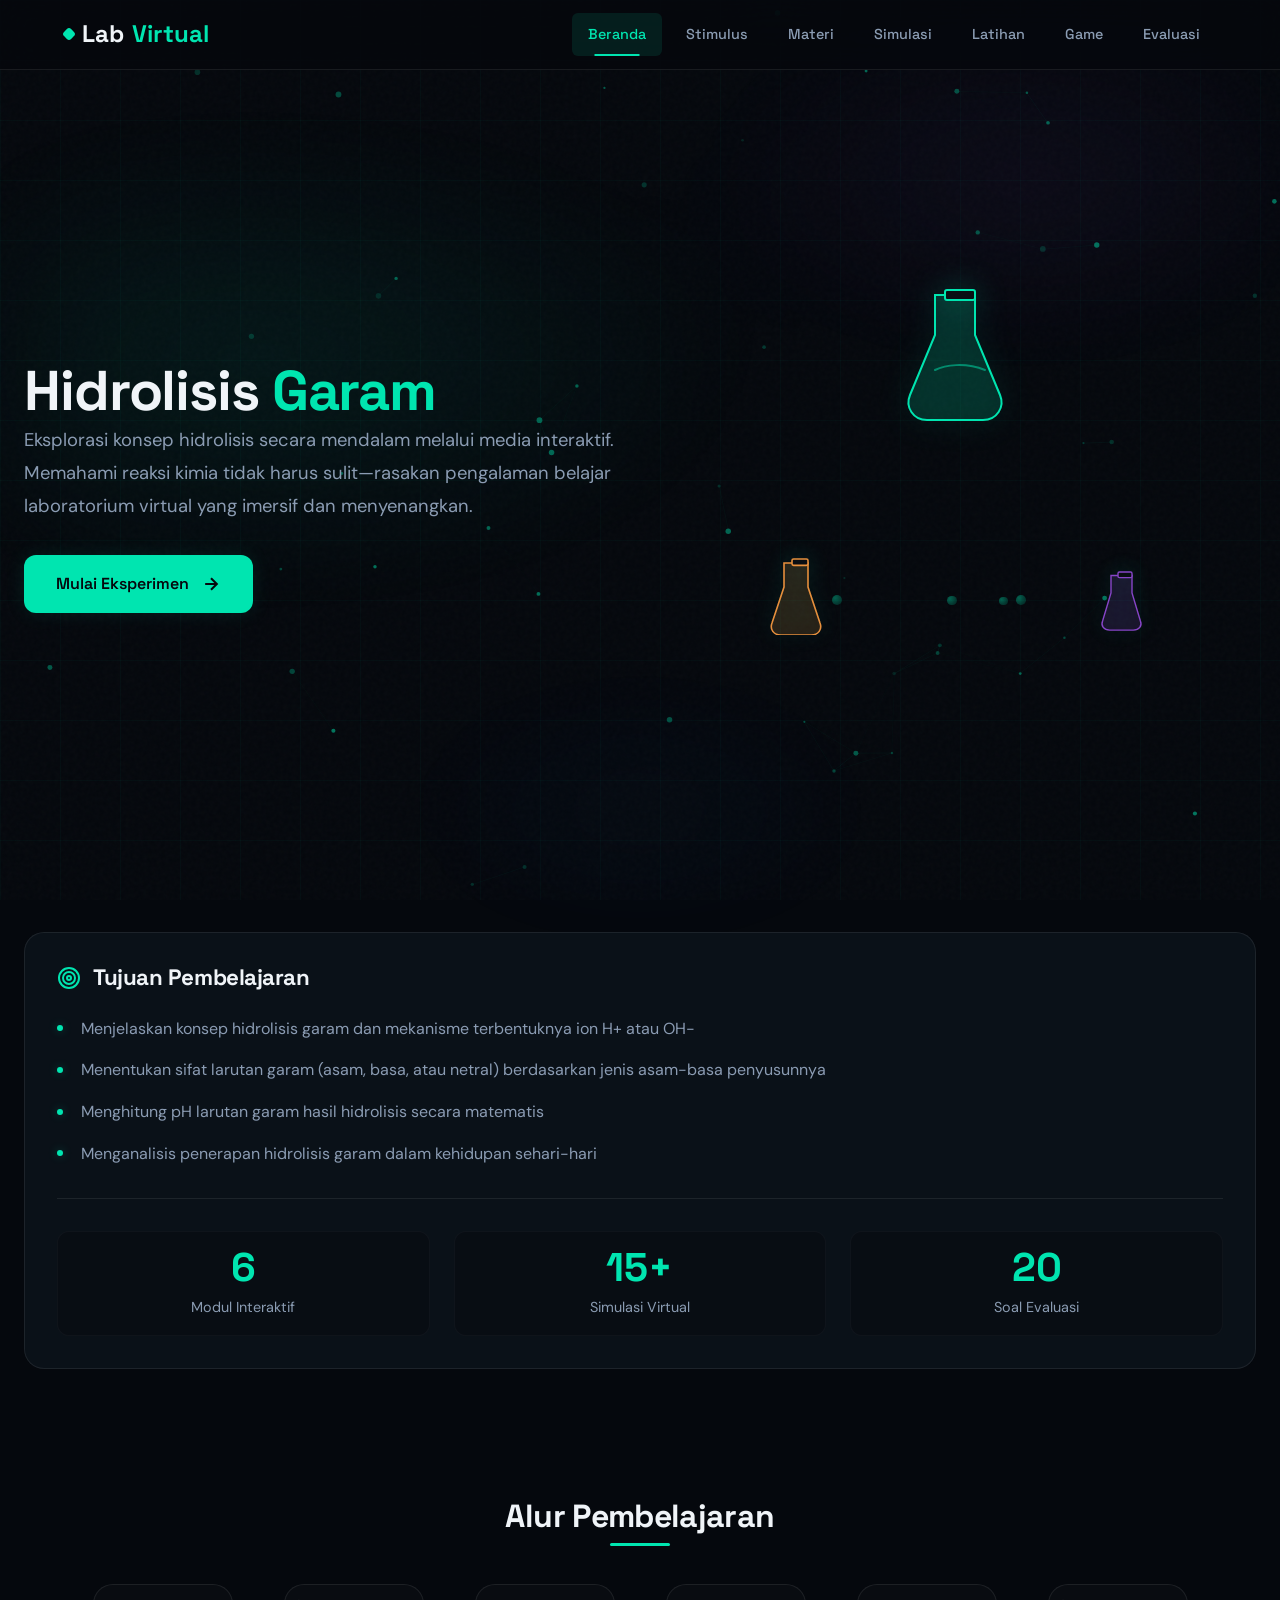
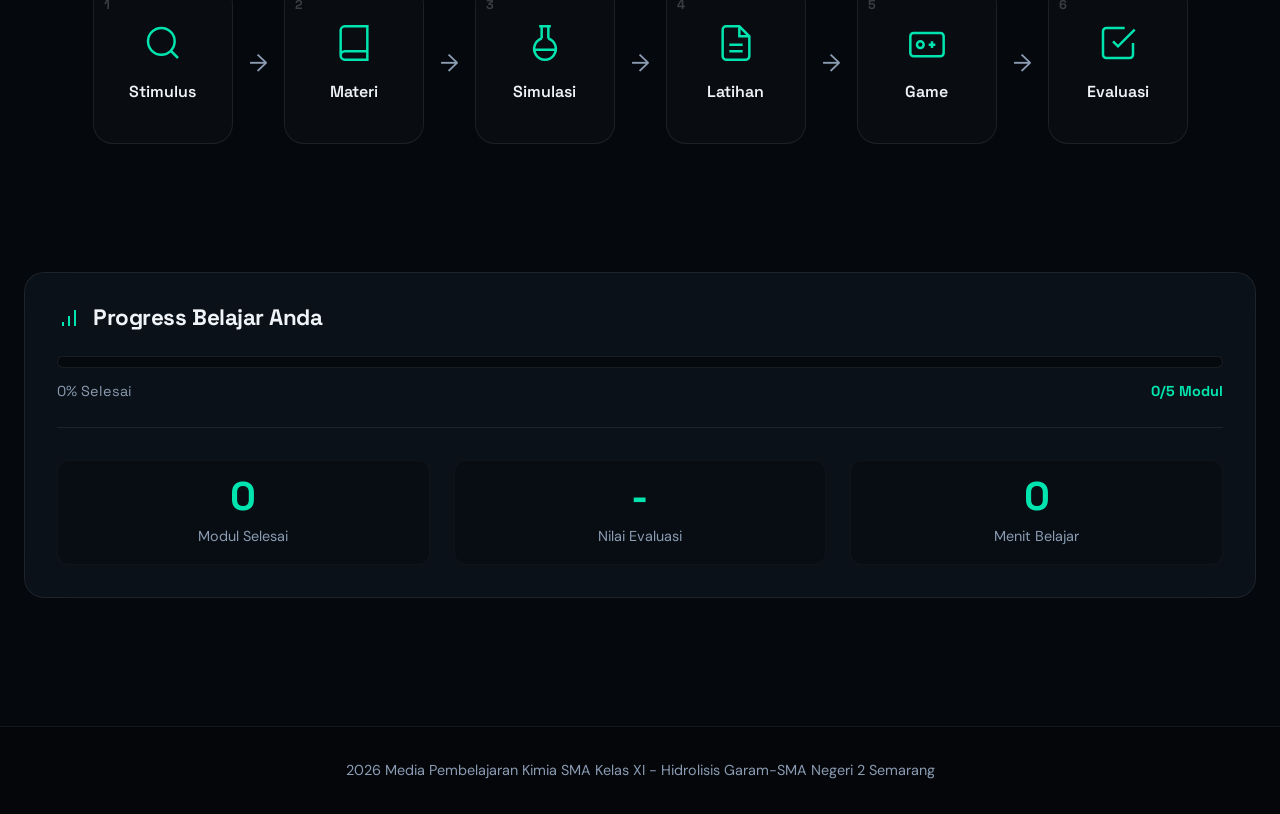
<file: index.html>
<!DOCTYPE html>
<html lang="id">
<head>
  <meta charset="UTF-8">
  <meta name="viewport" content="width=device-width, initial-scale=1.0">
  <title>Virtual Lab - Hidrolisis Garam</title>
  
  <link rel="preconnect" href="https://fonts.googleapis.com">
  <link rel="preconnect" href="https://fonts.gstatic.com" crossorigin>
  <link href="https://fonts.googleapis.com/css2?family=Space+Grotesk:wght@400;500;700&family=DM+Sans:wght@400;500;600&display=swap" rel="stylesheet">
  <link rel="stylesheet" href="assets/css/style.css">
</head>
<body>

<div class="bg-grid"></div>
<div class="bg-gradient"></div>
<div class="noise-overlay"></div>
<canvas id="moleculeCanvas"></canvas>

<header class="header" id="header">
  <div class="logo">Lab<span>Virtual</span></div>
  <button class="menu-toggle" id="menuToggle" aria-label="Toggle menu">
    <span></span><span></span><span></span>
  </button>
  <nav id="nav">
    <a href="index.html" class="active">Beranda</a>
    <a href="stimulus.html">Stimulus</a>
    <a href="materi.html">Materi</a>
    <a href="simulasi.html">Simulasi</a>
    <a href="latihan.html">Latihan</a>
    <a href="game.html">Game</a>
    <a href="evaluasi.html">Evaluasi</a>
  </nav>
</header>

<main class="container">

  <section class="hero">
    <div class="hero-text reveal">
      <h1>Hidrolisis <span>Garam</span></h1>
      <p>Eksplorasi konsep hidrolisis secara mendalam melalui media interaktif. Memahami reaksi kimia tidak harus sulit—rasakan pengalaman belajar laboratorium virtual yang imersif dan menyenangkan.</p>
      <a href="stimulus.html" class="btn-primary">
        Mulai Eksperimen
        <svg width="20" height="20" viewBox="0 0 24 24" fill="none" stroke="currentColor" stroke-width="2.5"><path d="M5 12h14M12 5l7 7-7 7"/></svg>
      </a>
    </div>
    <div class="hero-visual reveal" style="transition-delay: 0.2s;">
      <div class="lab-illustration">
        <svg class="flask flask-1" width="120" height="140" viewBox="0 0 120 140" fill="none">
          <path d="M45 10h30v40l25 60c5 12-3 25-17 25H27c-14 0-22-13-17-25l25-60V10z" fill="rgba(0, 229, 176, 0.15)" stroke="#00e5b0" stroke-width="2"/>
          <path d="M35 85c10-5 30-8 50 0" stroke="#00e5b0" stroke-width="2" stroke-linecap="round" opacity="0.5"/>
          <rect x="45" y="5" width="30" height="10" rx="2" fill="#0a0f14" stroke="#00e5b0" stroke-width="2"/>
        </svg>
        <svg class="flask flask-2" width="80" height="100" viewBox="0 0 80 100" fill="none">
          <path d="M30 10h20v30l15 45c3 8-2 15-11 15H16c-9 0-14-7-11-15l15-45V10z" fill="rgba(255, 159, 67, 0.15)" stroke="#ff9f43" stroke-width="2"/>
          <rect x="30" y="5" width="20" height="8" rx="2" fill="#0a0f14" stroke="#ff9f43" stroke-width="2"/>
        </svg>
        <svg class="flask flask-3" width="70" height="90" viewBox="0 0 70 90" fill="none">
          <path d="M25 10h20v25l12 40c3 7-2 13-10 13H13c-8 0-13-6-10-13l12-40V10z" fill="rgba(168, 85, 247, 0.15)" stroke="#a855f7" stroke-width="2"/>
          <rect x="25" y="5" width="20" height="8" rx="2" fill="#0a0f14" stroke="#a855f7" stroke-width="2"/>
        </svg>
        <div class="bubbles-container" id="bubblesContainer"></div>
      </div>
    </div>
  </section>

  <section class="card-section">
    <div class="card reveal" style="transition-delay: 0.3s;">
      <h3>
        <svg width="24" height="24" viewBox="0 0 24 24" fill="none" stroke="currentColor" stroke-width="2"><circle cx="12" cy="12" r="10"/><circle cx="12" cy="12" r="6"/><circle cx="12" cy="12" r="2"/></svg>
        Tujuan Pembelajaran
      </h3>
      <ul>
        <li>Menjelaskan konsep hidrolisis garam dan mekanisme terbentuknya ion H+ atau OH-</li>
        <li>Menentukan sifat larutan garam (asam, basa, atau netral) berdasarkan jenis asam-basa penyusunnya</li>
        <li>Menghitung pH larutan garam hasil hidrolisis secara matematis</li>
        <li>Menganalisis penerapan hidrolisis garam dalam kehidupan sehari-hari</li>
      </ul>
      <div class="stats-grid">
        <div class="stat-item"><div class="stat-value">6</div><div class="stat-label">Modul Interaktif</div></div>
        <div class="stat-item"><div class="stat-value">15+</div><div class="stat-label">Simulasi Virtual</div></div>
        <div class="stat-item"><div class="stat-value">20</div><div class="stat-label">Soal Evaluasi</div></div>
      </div>
    </div>
  </section>

  <section class="flow-section">
    <h2 class="reveal">Alur Pembelajaran</h2>
    <div class="flow-grid">
      <a href="stimulus.html" class="flow-item reveal" style="transition-delay: 0.1s;"><span class="flow-number">1</span><svg class="flow-icon" width="40" height="40" viewBox="0 0 24 24" fill="none" stroke="currentColor" stroke-width="1.5"><circle cx="11" cy="11" r="8"/><path d="m21 21-4.35-4.35"/></svg><span class="flow-label">Stimulus</span></a>
      <span class="flow-arrow reveal" style="transition-delay: 0.15s;">→</span>
      <a href="materi.html" class="flow-item reveal" style="transition-delay: 0.2s;"><span class="flow-number">2</span><svg class="flow-icon" width="40" height="40" viewBox="0 0 24 24" fill="none" stroke="currentColor" stroke-width="1.5"><path d="M4 19.5v-15A2.5 2.5 0 0 1 6.5 2H20v20H6.5a2.5 2.5 0 0 1 0-5H20"/></svg><span class="flow-label">Materi</span></a>
      <span class="flow-arrow reveal" style="transition-delay: 0.25s;">→</span>
      <a href="simulasi.html" class="flow-item reveal" style="transition-delay: 0.3s;"><span class="flow-number">3</span><svg class="flow-icon" width="40" height="40" viewBox="0 0 24 24" fill="none" stroke="currentColor" stroke-width="1.5"><path d="M10 2v7.31"/><path d="M14 9.3V1.99"/><path d="M8.5 2h7"/><path d="M14 9.3a6.5 6.5 0 1 1-4 0"/><path d="M5.52 16h12.96"/></svg><span class="flow-label">Simulasi</span></a>
      <span class="flow-arrow reveal" style="transition-delay: 0.35s;">→</span>
      <a href="latihan.html" class="flow-item reveal" style="transition-delay: 0.4s;"><span class="flow-number">4</span><svg class="flow-icon" width="40" height="40" viewBox="0 0 24 24" fill="none" stroke="currentColor" stroke-width="1.5"><path d="M14 2H6a2 2 0 0 0-2 2v16a2 2 0 0 0 2 2h12a2 2 0 0 0 2-2V8z"/><polyline points="14 2 14 8 20 8"/><line x1="16" y1="13" x2="8" y2="13"/><line x1="16" y1="17" x2="8" y2="17"/></svg><span class="flow-label">Latihan</span></a>
      <span class="flow-arrow reveal" style="transition-delay: 0.45s;">→</span>
      <a href="game.html" class="flow-item reveal" style="transition-delay: 0.5s;"><span class="flow-number">5</span><svg class="flow-icon" width="40" height="40" viewBox="0 0 24 24" fill="none" stroke="currentColor" stroke-width="1.5"><rect width="20" height="14" x="2" y="6" rx="2"/><circle cx="8" cy="13" r="2"/><path d="M15 11v4"/><path d="M17 13h-4"/></svg><span class="flow-label">Game</span></a>
      <span class="flow-arrow reveal" style="transition-delay: 0.55s;">→</span>
      <a href="evaluasi.html" class="flow-item reveal" style="transition-delay: 0.6s;"><span class="flow-number">6</span><svg class="flow-icon" width="40" height="40" viewBox="0 0 24 24" fill="none" stroke="currentColor" stroke-width="1.5"><path d="M9 11l3 3L22 4"/><path d="M21 12v7a2 2 0 0 1-2 2H5a2 2 0 0 1-2-2V5a2 2 0 0 1 2-2h11"/></svg><span class="flow-label">Evaluasi</span></a>
    </div>
  </section>

  <section class="card-section">
    <div class="card reveal" style="transition-delay: 0.7s;">
      <h3>
        <svg width="24" height="24" viewBox="0 0 24 24" fill="none" stroke="currentColor" stroke-width="2"><path d="M12 20V10"/><path d="M18 20V4"/><path d="M6 20v-4"/></svg>
        Progress Belajar Anda
      </h3>
      <div class="progress-container">
        <div class="progress-bar"><div class="progress-fill" id="progressFill" style="width: 0%"></div></div>
        <div class="progress-label"><span id="progressText">0% Selesai</span><span id="progressModules">0/6 Modul</span></div>
      </div>
      <div class="stats-grid" style="margin-top: 1.5rem;">
        <div class="stat-item"><div class="stat-value" id="completedCount">0</div><div class="stat-label">Modul Selesai</div></div>
        <div class="stat-item"><div class="stat-value" id="quizScore">-</div><div class="stat-label">Nilai Evaluasi</div></div>
        <div class="stat-item"><div class="stat-value" id="timeSpent">0</div><div class="stat-label">Menit Belajar</div></div>
      </div>
    </div>
  </section>

</main>

<footer class="footer">2026 Media Pembelajaran Kimia SMA Kelas XI - Hidrolisis Garam-SMA Negeri 2 Semarang</footer>

<script src="assets/js/main.js"></script>
</body>

</html>
</file>
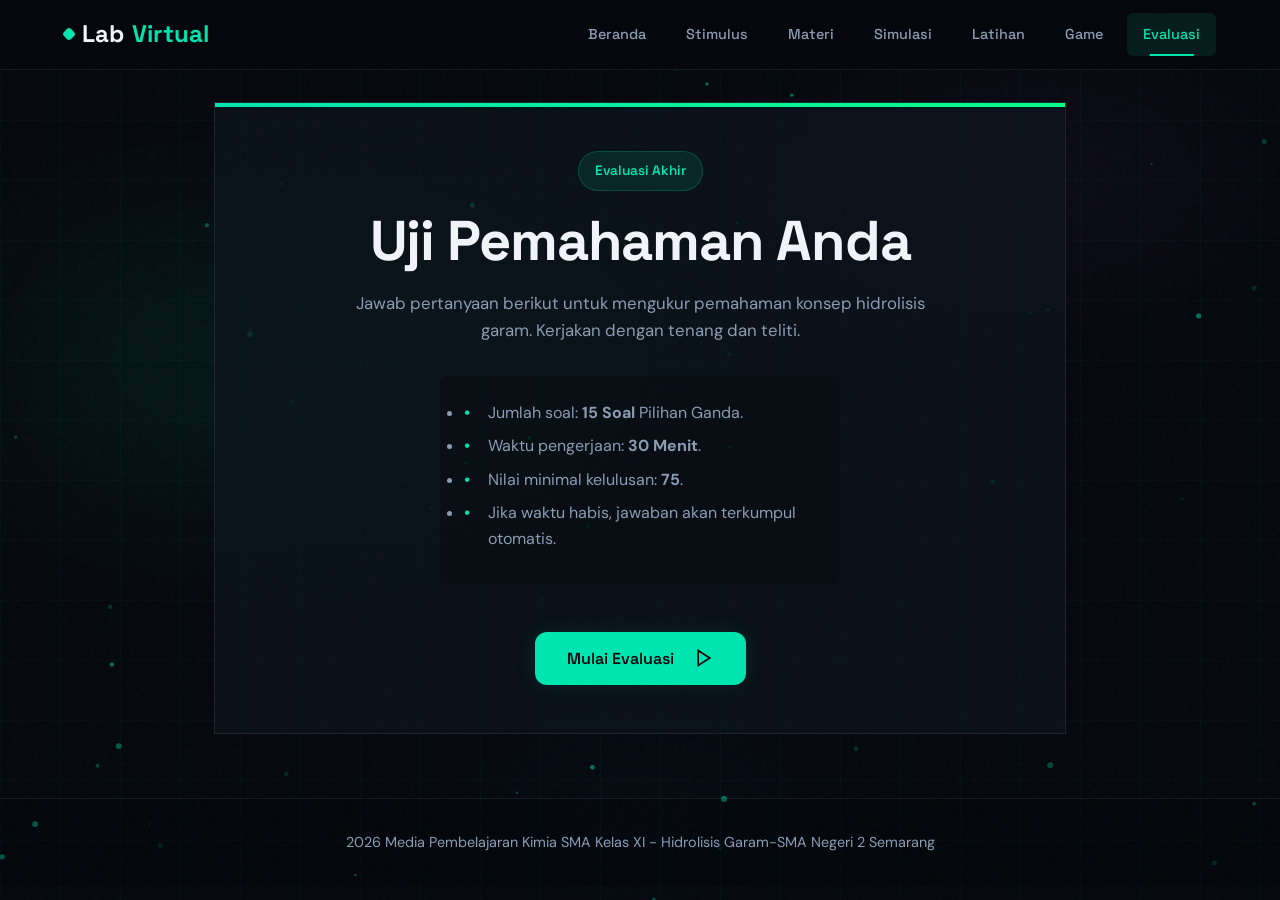
<file: evaluasi.html>
<!DOCTYPE html>
<html lang="id">
<head>
  <meta charset="UTF-8">
  <meta name="viewport" content="width=device-width, initial-scale=1.0">
  <title>Evaluasi - Hidrolisis Garam</title>
  
  <!-- Fonts -->
  <link rel="preconnect" href="https://fonts.googleapis.com">
  <link rel="preconnect" href="https://fonts.gstatic.com" crossorigin>
  <link href="https://fonts.googleapis.com/css2?family=Space+Grotesk:wght@400;500;700&family=DM+Sans:wght@400;500;600&display=swap" rel="stylesheet">
  
  <!-- Stylesheet -->
  <link rel="stylesheet" href="assets/css/style.css">
  
  <style>
    /* Evaluation Specific Styles */
    .eval-container {
      max-width: 900px;
      margin: 0 auto;
    }

    .intro-card {
      background: var(--glass);
      border: 1px solid var(--border);
      border-radius: var(--radius);
      padding: 3rem 2rem;
      text-align: center;
      position: relative;
      overflow: hidden;
    }

    .intro-card::before {
      content: '';
      position: absolute;
      top: 0; left: 0; right: 0;
      height: 4px;
      background: linear-gradient(90deg, var(--accent), #00ff88);
    }

    .rules-list {
      text-align: left;
      max-width: 400px;
      margin: 2rem auto;
      background: rgba(0,0,0,0.2);
      padding: 1.5rem;
      border-radius: var(--radius-sm);
    }

    .rules-list li {
      margin-bottom: 0.5rem;
      padding-left: 1.5rem;
      position: relative;
      color: var(--fg-secondary);
    }

    .rules-list li::before {
      content: '•';
      color: var(--accent);
      position: absolute;
      left: 0;
      font-weight: bold;
    }

    /* Quiz Interface */
    .quiz-interface {
      display: none; /* Hidden initially */
    }

    .quiz-header {
      display: flex;
      justify-content: space-between;
      align-items: center;
      margin-bottom: 1.5rem;
      padding: 1rem 1.5rem;
      background: var(--glass);
      border: 1px solid var(--border);
      border-radius: var(--radius-sm);
      position: sticky;
      top: 80px;
      z-index: 20;
      backdrop-filter: blur(10px);
    }

    .timer-box {
      display: flex;
      align-items: center;
      gap: 0.5rem;
      font-family: var(--font-display);
      font-weight: 700;
      color: var(--accent);
    }

    .timer-box.warning {
      color: #f59e0b;
      animation: pulse 1s infinite;
    }

    .timer-box.danger {
      color: #ef4444;
    }

    @keyframes pulse {
      0% { opacity: 1; }
      50% { opacity: 0.6; }
    }

    .progress-info {
      font-size: 0.9rem;
      color: var(--fg-secondary);
    }

    /* Question Card */
    .question-card {
      background: var(--glass);
      border: 1px solid var(--border);
      border-radius: var(--radius);
      padding: 2rem;
      margin-bottom: 1.5rem;
    }

    .question-number {
      font-family: var(--font-display);
      font-size: 0.9rem;
      color: var(--accent);
      margin-bottom: 0.5rem;
      text-transform: uppercase;
      letter-spacing: 0.05em;
    }

    .question-text {
      font-size: 1.15rem;
      font-weight: 500;
      margin-bottom: 2rem;
      line-height: 1.6;
      color: var(--fg-primary);
    }

    .options-grid {
      display: flex;
      flex-direction: column;
      gap: 1rem;
    }

    .option-item {
      background: rgba(255,255,255,0.03);
      border: 1px solid var(--border);
      border-radius: var(--radius-sm);
      padding: 1rem 1.25rem;
      cursor: pointer;
      transition: all 0.2s ease;
      display: flex;
      align-items: center;
      gap: 1rem;
    }

    .option-item:hover {
      background: rgba(255,255,255,0.05);
      border-color: rgba(255,255,255,0.2);
    }

    .option-item.selected {
      border-color: var(--accent);
      background: rgba(0, 229, 176, 0.1);
    }

    .option-marker {
      width: 28px;
      height: 28px;
      border-radius: 50%;
      border: 2px solid var(--border);
      display: flex;
      align-items: center;
      justify-content: center;
      font-weight: 600;
      font-size: 0.9rem;
      flex-shrink: 0;
      transition: all 0.2s;
    }

    .option-item.selected .option-marker {
      background: var(--accent);
      border-color: var(--accent);
      color: var(--bg-primary);
    }

    /* Navigation Grid */
    .nav-grid {
      display: flex;
      justify-content: space-between;
      align-items: center;
      margin-top: 2rem;
    }

    .question-nav-dots {
      display: flex;
      gap: 0.5rem;
      flex-wrap: wrap;
    }

    .nav-dot {
      width: 32px;
      height: 32px;
      border-radius: 8px;
      background: rgba(255,255,255,0.05);
      border: 1px solid var(--border);
      color: var(--fg-secondary);
      display: flex;
      align-items: center;
      justify-content: center;
      font-size: 0.8rem;
      cursor: pointer;
      transition: all 0.2s;
    }

    .nav-dot.current {
      border-color: var(--accent);
      color: var(--accent);
      font-weight: bold;
    }

    .nav-dot.answered {
      background: rgba(0, 229, 176, 0.2);
      border-color: rgba(0, 229, 176, 0.4);
      color: var(--fg-primary);
    }

    /* Result Section */
    .result-screen {
      display: none;
      text-align: center;
    }

    .score-circle {
      width: 200px;
      height: 200px;
      border-radius: 50%;
      background: rgba(0,0,0,0.2);
      border: 6px solid var(--border);
      margin: 0 auto 2rem;
      display: flex;
      flex-direction: column;
      align-items: center;
      justify-content: center;
      position: relative;
    }

    .score-circle::after {
      content: '';
      position: absolute;
      inset: -6px;
      border-radius: 50%;
      border: 6px solid transparent;
      border-top-color: var(--accent);
      animation: spin 2s linear infinite;
    }

    @keyframes spin { 100% { transform: rotate(360deg); } }

    .score-value {
      font-family: var(--font-display);
      font-size: 4rem;
      font-weight: 700;
      color: var(--fg-primary);
    }

    .score-label {
      font-size: 1rem;
      color: var(--fg-secondary);
    }

    .feedback-text {
      font-size: 1.2rem;
      margin-bottom: 2rem;
      padding: 1rem;
      border-radius: var(--radius-sm);
    }

    .feedback-text.pass { background: rgba(34, 197, 94, 0.1); color: #22c55e; }
    .feedback-text.fail { background: rgba(239, 68, 68, 0.1); color: #ef4444; }

  </style>
</head>
<body>

<!-- Background Layers -->
<div class="bg-grid"></div>
<div class="bg-gradient"></div>
<div class="noise-overlay"></div>
<canvas id="moleculeCanvas"></canvas>

<!-- Header -->
<header class="header" id="header">
  <div class="logo">Lab<span>Virtual</span></div>
  <button class="menu-toggle" id="menuToggle" aria-label="Toggle menu">
    <span></span><span></span><span></span>
  </button>
  <nav id="nav">
    <a href="index.html">Beranda</a>
    <a href="stimulus.html">Stimulus</a>
    <a href="materi.html">Materi</a>
    <a href="simulasi.html">Simulasi</a>
    <a href="latihan.html">Latihan</a>
    <a href="game.html">Game</a>
    <a href="evaluasi.html" class="active">Evaluasi</a>
  </nav>
</header>

<main class="container eval-container">

  <!-- INTRO SCREEN -->
  <section class="intro-card reveal" id="introScreen">
    <span class="tag">Evaluasi Akhir</span>
    <h1>Uji Pemahaman Anda</h1>
    <p style="margin-top: 1rem; max-width: 600px; margin-left: auto; margin-right: auto;">
      Jawab pertanyaan berikut untuk mengukur pemahaman konsep hidrolisis garam. Kerjakan dengan tenang dan teliti.
    </p>
    
    <div class="rules-list">
      <ul>
        <li>Jumlah soal: <strong>15 Soal</strong> Pilihan Ganda.</li>
        <li>Waktu pengerjaan: <strong>30 Menit</strong>.</li>
        <li>Nilai minimal kelulusan: <strong>75</strong>.</li>
        <li>Jika waktu habis, jawaban akan terkumpul otomatis.</li>
      </ul>
    </div>

    <button class="btn-primary" id="startEvalBtn" style="margin-top: 1rem;">
      Mulai Evaluasi
      <svg width="20" height="20" viewBox="0 0 24 24" fill="none" stroke="currentColor" stroke-width="2" style="margin-left:8px"><polygon points="5 3 19 12 5 21 5 3"/></svg>
    </button>
  </section>

  <!-- QUIZ INTERFACE -->
  <div class="quiz-interface" id="quizInterface">
    <div class="quiz-header">
      <div class="progress-info">Soal <span id="currentQNum">1</span>/15</div>
      <div class="timer-box" id="timerBox">
        <svg width="20" height="20" viewBox="0 0 24 24" fill="none" stroke="currentColor" stroke-width="2"><circle cx="12" cy="12" r="10"/><polyline points="12 6 12 12 16 14"/></svg>
        <span id="timerDisplay">30:00</span>
      </div>
    </div>

    <div id="questionContainer"></div>

    <div class="nav-grid">
      <div class="question-nav-dots" id="navDots"></div>
      <div style="display:flex; gap:1rem;">
        <button class="btn-secondary" id="prevBtn" style="display:none;">Sebelumnya</button>
        <button class="btn-primary" id="nextBtn">Selanjutnya</button>
        <button class="btn-primary" id="submitBtn" style="display:none; background:#22c55e;">Kumpulkan Jawaban</button>
      </div>
    </div>
  </div>

  <!-- RESULT SCREEN -->
  <div class="result-screen" id="resultScreen">
    <div class="score-circle">
      <div class="score-value" id="finalScore">0</div>
      <div class="score-label">Nilai Anda</div>
    </div>
    
    <h2 style="margin-bottom: 1rem;">Hasil Evaluasi</h2>
    <p style="color: var(--fg-secondary); margin-bottom: 1rem;">
      Jawaban Benar: <span id="correctCount">0</span>/15<br>
      Waktu: <span id="timeTaken">-</span>
    </p>

    <div class="feedback-text pass" id="feedbackBox">
      Selamat! Anda lulus evaluasi ini.
    </div>

    <div style="display: flex; gap: 1rem; justify-content: center; margin-top: 2rem;">
      <button class="btn-secondary" onclick="location.reload()">Ulangi Evaluasi</button>
      <a href="index.html" class="btn-primary">Kembali ke Beranda</a>
    </div>
  </div>

</main>

<footer class="footer">2026 Media Pembelajaran Kimia SMA Kelas XI - Hidrolisis Garam-SMA Negeri 2 Semarang</footer>

<script src="assets/js/main.js"></script>

<script>
(function() {
  'use strict';

  // --- Question Data ---
  const questions = [
    { q: "Hidrolisis garam adalah reaksi...", options: ["Penguraian garam oleh air", "Pembentukan garam dari asam dan basa", "Pengendapan garam dalam air", "Penguapan garam"], answer: 0 },
    { q: "Garam yang berasal dari asam kuat dan basa lemah akan menghasilkan larutan bersifat...", options: ["Netral", "Asam", "Basa", "Amfoter"], answer: 1 },
    { q: "Larutan NaCl bersifat netral karena...", options: ["Na+ dan Cl- terhidrolisis parsial", "Na+ dan Cl- terhidrolisis total", "Na+ dan Cl- tidak terhidrolisis", "NaCl tidak larut dalam air"], answer: 2 },
    { q: "Contoh garam yang menghasilkan larutan basa adalah...", options: ["NH4Cl", "CH3COONa", "AlCl3", "NaCl"], answer: 1 },
    { q: "Jika larutan garam memiliki pH < 7, maka garam tersebut berasal dari...", options: ["Asam kuat dan basa kuat", "Asam lemah dan basa kuat", "Asam kuat dan basa lemah", "Asam lemah dan basa lemah (Ka < Kb)"], answer: 2 },
    { q: "Reaksi ion NH4+ dalam air (hidrolisis) yang benar adalah...", options: ["NH4+ + H2O -> NH3 + H3O+", "NH4+ + OH- -> NH3 + H2O", "NH4+ + H2O -> NH4OH + H+", "NH4+ -> NH3 + H+"], answer: 0 },
    { q: "Sabun mandi (Natrium stearat) dalam air akan terhidrolisis menghasilkan ion...", options: ["H3O+", "OH-", "Na-", "Cl-"], answer: 1 },
    { q: "Pernyataan yang benar tentang CH3COONa...", options: ["Terhidrolisis sebagian, pH > 7", "Terhidrolisis total, pH < 7", "Tidak terhidrolisis, pH = 7", "Terhidrolisis sebagian, pH < 7"], answer: 0 },
    { q: "Jika Ka asam asetat = 10^-5 dan konsentrasi CH3COONa 0.1 M, maka pH larutan kira-kira...", options: ["5", "7", "9", "13"], answer: 2 },
    { q: "Tanah yang diberi pupuk ZA ((NH4)2SO4) cenderung bersifat asam karena...", options: ["Ion SO4^2- bereaksi dengan air", "Ion NH4+ bereaksi dengan air melepaskan H+", "Ion NH4+ bereaksi dengan air melepaskan OH-", "Pupuk ZA mengandung asam sulfat"], answer: 1 },
    { q: "Pasangan garam yang sama-sama menghasilkan larutan asam adalah...", options: ["NaCl dan CH3COONa", "NH4Cl dan AlCl3", "Na2CO3 dan NaOH", "CH3COONa dan NaCN"], answer: 1 },
    { q: "Hidrolisis total terjadi pada garam yang berasal dari...", options: ["Asam kuat dan basa kuat", "Asam lemah dan basa kuat", "Asam kuat dan basa lemah", "Asam lemah dan basa lemah yang kekuatannya berbeda jauh"], answer: 3 },
    { q: "Ion yang terhidrolisis dalam larutan NaNO2 (Ka HNO2 = kecil) adalah...", options: ["Na+", "NO2-", "Keduanya", "Tidak ada"], answer: 1 },
    { q: "Untuk mengubah larutan garam yang asam menjadi netral, dapat dilakukan dengan cara...", options: ["Menambahkan asam kuat", "Menambahkan basa kuat", "Mengencerkan larutan", "Menambahkan garam lain"], answer: 1 },
    { q: "Jika Kw air murni adalah 10^-14, maka dalam larutan garam netral konsentrasi [H+] dan [OH-] adalah...", options: ["[H+] > [OH-]", "[H+] < [OH-]", "[H+] = [OH-] = 10^-7 M", "[H+] = [OH-] = 0 M"], answer: 2 }
  ];

  // --- State ---
  let currentIndex = 0;
  let userAnswers = new Array(questions.length).fill(null);
  let timerInterval;
  let timeRemaining = 30 * 60; // 30 minutes in seconds
  let startTime;

  // --- DOM Elements ---
  const introScreen = document.getElementById('introScreen');
  const quizInterface = document.getElementById('quizInterface');
  const resultScreen = document.getElementById('resultScreen');
  const startBtn = document.getElementById('startEvalBtn');
  const timerDisplay = document.getElementById('timerDisplay');
  const timerBox = document.getElementById('timerBox');
  const questionContainer = document.getElementById('questionContainer');
  const navDots = document.getElementById('navDots');
  const prevBtn = document.getElementById('prevBtn');
  const nextBtn = document.getElementById('nextBtn');
  const submitBtn = document.getElementById('submitBtn');
  const currentQNum = document.getElementById('currentQNum');

  // --- Initialization ---
  startBtn.addEventListener('click', startQuiz);
  prevBtn.addEventListener('click', () => navigate(-1));
  nextBtn.addEventListener('click', () => navigate(1));
  submitBtn.addEventListener('click', showResults);

  function startQuiz() {
    introScreen.style.display = 'none';
    quizInterface.style.display = 'block';
    startTime = new Date();
    renderQuestion();
    renderNavDots();
    startTimer();
  }

  // --- Timer ---
  function startTimer() {
    updateTimerDisplay();
    timerInterval = setInterval(() => {
      timeRemaining--;
      updateTimerDisplay();
      
      if (timeRemaining <= 300) { // Last 5 mins
        timerBox.classList.add('danger');
      } else if (timeRemaining <= 600) { // Last 10 mins
        timerBox.classList.add('warning');
      }

      if (timeRemaining <= 0) {
        clearInterval(timerInterval);
        alert('Waktu telah habis! Jawaban akan dikumpulkan otomatis.');
        showResults();
      }
    }, 1000);
  }

  function updateTimerDisplay() {
    const minutes = Math.floor(timeRemaining / 60);
    const seconds = timeRemaining % 60;
    const formattedSeconds = seconds < 10 ? '0' + seconds : seconds;
    timerDisplay.textContent = `${minutes}:${formattedSeconds}`;
  }

  // --- Rendering ---
  function renderQuestion() {
    const q = questions[currentIndex];
    const userAnswer = userAnswers[currentIndex];

    let html = `
      <div class="question-card">
        <div class="question-number">Soal Nomor ${currentIndex + 1}</div>
        <div class="question-text">${q.q}</div>
        <div class="options-grid">
          ${q.options.map((opt, i) => `
            <div class="option-item ${userAnswer === i ? 'selected' : ''}" onclick="selectAnswer(${i})">
              <div class="option-marker">${String.fromCharCode(65 + i)}</div>
              <span>${opt}</span>
            </div>
          `).join('')}
        </div>
      </div>
    `;
    questionContainer.innerHTML = html;
    currentQNum.textContent = currentIndex + 1;

    // Update Navigation Buttons
    prevBtn.style.display = currentIndex === 0 ? 'none' : 'inline-flex';
    
    if (currentIndex === questions.length - 1) {
      nextBtn.style.display = 'none';
      submitBtn.style.display = 'inline-flex';
    } else {
      nextBtn.style.display = 'inline-flex';
      submitBtn.style.display = 'none';
    }

    updateNavDots();
  }

  function renderNavDots() {
    navDots.innerHTML = questions.map((_, i) => 
      `<div class="nav-dot ${i === currentIndex ? 'current' : ''} ${userAnswers[i] !== null ? 'answered' : ''}" onclick="jumpTo(${i})">${i + 1}</div>`
    ).join('');
  }

  function updateNavDots() {
    const dots = navDots.querySelectorAll('.nav-dot');
    dots.forEach((dot, i) => {
      dot.classList.toggle('current', i === currentIndex);
      dot.classList.toggle('answered', userAnswers[i] !== null);
    });
  }

  // --- Logic ---
  window.selectAnswer = function(index) {
    userAnswers[currentIndex] = index;
    renderQuestion(); // Re-render to update UI
  };

  window.jumpTo = function(index) {
    currentIndex = index;
    renderQuestion();
  };

  function navigate(step) {
    currentIndex += step;
    renderQuestion();
  }

  function showResults() {
    clearInterval(timerInterval);
    
    // Calculate Score
    let score = 0;
    userAnswers.forEach((ans, i) => {
      if (ans === questions[i].answer) score++;
    });

    const finalScoreVal = Math.round((score / questions.length) * 100);
    
    // Calculate Time Taken
    const endTime = new Date();
    const timeDiff = Math.round((endTime - startTime) / 1000); // in seconds
    const mins = Math.floor(timeDiff / 60);
    const secs = timeDiff % 60;

    // Update UI
    quizInterface.style.display = 'none';
    resultScreen.style.display = 'block';
    
    document.getElementById('finalScore').textContent = finalScoreVal;
    document.getElementById('correctCount').textContent = score;
    document.getElementById('timeTaken').textContent = `${mins} menit ${secs} detik`;

    const feedbackBox = document.getElementById('feedbackBox');
    if (finalScoreVal >= 75) {
      feedbackBox.textContent = "Selamat! Anda lulus evaluasi ini. Pemahaman konsep Anda sangat baik.";
      feedbackBox.className = "feedback-text pass";
    } else {
      feedbackBox.textContent = "Anda belum lulus. Pelajari kembali materi di halaman Stimulus dan Materi.";
      feedbackBox.className = "feedback-text fail";
    }

    // Save to Local Storage (only if higher)
    const currentStored = localStorage.getItem('hidrolisis_score');
    if (!currentStored || finalScoreVal > parseInt(currentStored)) {
      localStorage.setItem('hidrolisis_score', finalScoreVal);
    }
    
    // Mark module complete
    markProgress('evaluasi');
  }

  function markProgress(key) {
    try {
      let p = JSON.parse(localStorage.getItem('hidrolisis_progress'));
      if(p) {
        p[key] = true;
        localStorage.setItem('hidrolisis_progress', JSON.stringify(p));
      }
    } catch(e) {}
  }

})();
</script>

</body>

</html>
</file>
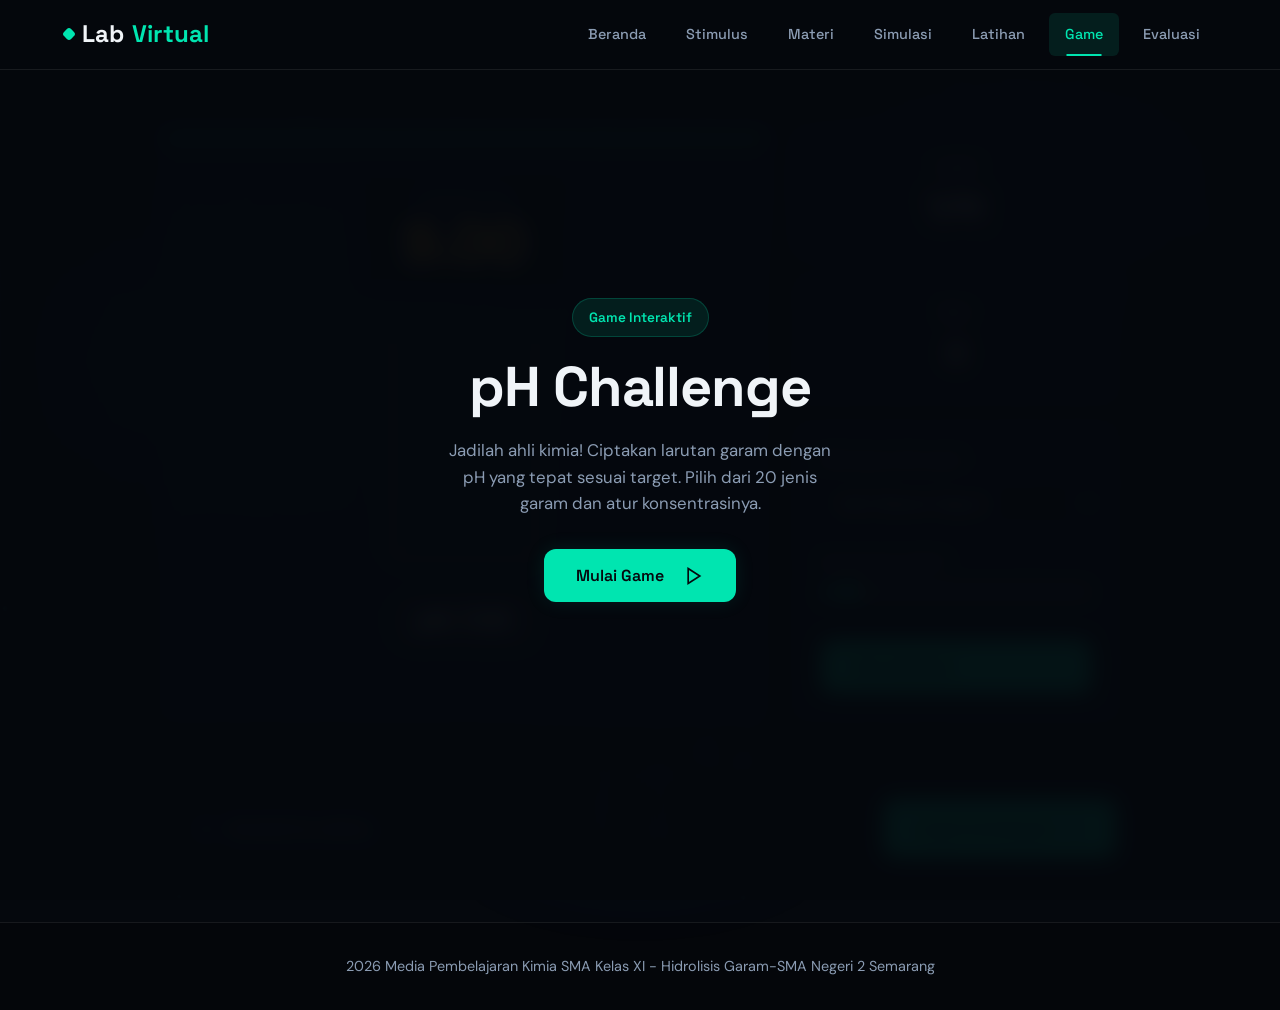
<file: game.html>
<!DOCTYPE html>
<html lang="id">
<head>
  <meta charset="UTF-8">
  <meta name="viewport" content="width=device-width, initial-scale=1.0">
  <title>Game - Hidrolisis Garam</title>
  
  <!-- Fonts -->
  <link rel="preconnect" href="https://fonts.googleapis.com">
  <link rel="preconnect" href="https://fonts.gstatic.com" crossorigin>
  <link href="https://fonts.googleapis.com/css2?family=Space+Grotesk:wght@400;500;700&family=DM+Sans:wght@400;500;600&display=swap" rel="stylesheet">
  
  <!-- Stylesheet -->
  <link rel="stylesheet" href="assets/css/style.css">
  
  <style>
    /* Game Layout */
    .game-wrapper {
      max-width: 1000px;
      margin: 0 auto;
    }

    .game-board {
      display: grid;
      grid-template-columns: 1fr 320px;
      gap: 2rem;
      margin-top: 2rem;
    }

    @media (max-width: 800px) {
      .game-board { grid-template-columns: 1fr; }
    }

    /* Main Play Area */
    .play-area {
      background: var(--glass);
      border: 1px solid var(--border);
      border-radius: var(--radius);
      padding: 2rem;
      display: flex;
      flex-direction: column;
      align-items: center;
      position: relative;
      overflow: hidden;
    }

    .play-area::before {
      content: '';
      position: absolute;
      top: 0; left: 0; right: 0; height: 4px;
      background: linear-gradient(90deg, var(--accent), #00ff88);
    }

    /* Target Display */
    .target-display {
      background: rgba(0,0,0,0.3);
      padding: 1.5rem 3rem;
      border-radius: var(--radius-sm);
      text-align: center;
      margin-bottom: 2rem;
      border: 1px solid var(--border);
    }

    .target-label { font-size: 0.9rem; color: var(--fg-secondary); text-transform: uppercase; letter-spacing: 0.1em; }
    .target-value { 
      font-family: var(--font-display); 
      font-size: 3.5rem; 
      font-weight: 700; 
      color: #fbbf24; 
      text-shadow: 0 0 20px rgba(251, 191, 36, 0.3);
      line-height: 1;
    }

    /* Beaker in Game */
    .game-beaker {
      position: relative;
      width: 160px;
      height: 240px;
      background: rgba(255, 255, 255, 0.03);
      border: 3px solid rgba(255, 255, 255, 0.15);
      border-top: none;
      border-radius: 0 0 20px 20px;
      overflow: hidden;
      margin-bottom: 1.5rem;
      box-shadow: 0 10px 30px rgba(0,0,0,0.2);
    }

    .game-liquid {
      position: absolute;
      bottom: 0; left: 0;
      width: 100%; height: 0%;
      transition: height 0.5s ease, background 0.3s ease;
    }

    .result-ph {
      font-family: var(--font-display);
      font-size: 1.5rem;
      font-weight: 700;
      color: var(--fg-primary);
      background: rgba(255,255,255,0.05);
      padding: 0.5rem 1.5rem;
      border-radius: 20px;
      border: 1px solid var(--border);
    }

    /* Control Panel Side */
    .control-side {
      display: flex;
      flex-direction: column;
      gap: 1.5rem;
    }

    .stat-card {
      background: var(--glass);
      border: 1px solid var(--border);
      border-radius: var(--radius);
      padding: 1.5rem;
      text-align: center;
    }

    .stat-card h4 { font-size: 0.9rem; color: var(--fg-secondary); margin-bottom: 0.5rem; }
    .stat-val { font-family: var(--font-display); font-size: 1.8rem; font-weight: 700; color: var(--fg-primary); }

    .controls-box {
      background: var(--glass);
      border: 1px solid var(--border);
      border-radius: var(--radius);
      padding: 1.5rem;
    }

    .control-group { margin-bottom: 1.5rem; }
    .control-group:last-child { margin-bottom: 0; }
    .control-label { display: block; font-size: 0.85rem; color: var(--fg-secondary); margin-bottom: 0.5rem; }

    select.game-select {
      width: 100%; padding: 0.75rem; background: rgba(0,0,0,0.3); border: 1px solid var(--border);
      color: var(--fg-primary); border-radius: 8px; font-family: inherit; cursor: pointer;
    }
    
    select.game-select option { background: #111; color: #fff; }
    select.game-select optgroup { color: #aaa; font-weight: bold; }

    input.game-slider {
      width: 100%; accent-color: var(--accent);
    }

    /* Feedback Overlay */
    .feedback-overlay {
      position: absolute; inset: 0; background: rgba(0,0,0,0.85);
      display: flex; flex-direction: column; align-items: center; justify-content: center;
      z-index: 10; opacity: 0; pointer-events: none; transition: opacity 0.3s;
    }
    .feedback-overlay.show { opacity: 1; pointer-events: all; }
    
    .msg-box {
      text-align: center; transform: scale(0.8); transition: transform 0.3s;
    }
    .feedback-overlay.show .msg-box { transform: scale(1); }
    
    .msg-icon { font-size: 4rem; margin-bottom: 1rem; }
    .msg-title { font-family: var(--font-display); font-size: 2rem; font-weight: 700; margin-bottom: 0.5rem; }
    .msg-sub { color: var(--fg-secondary); margin-bottom: 1.5rem; }

    /* Screens */
    .screen-overlay {
      position: fixed; inset: 0; background: rgba(5, 8, 13, 0.95);
      display: flex; align-items: center; justify-content: center; z-index: 100;
      backdrop-filter: blur(10px);
    }
    .screen-content { text-align: center; max-width: 500px; padding: 2rem; }

  </style>
</head>
<body>

<!-- Background Layers -->
<div class="bg-grid"></div>
<div class="bg-gradient"></div>
<div class="noise-overlay"></div>
<canvas id="moleculeCanvas"></canvas>

<!-- Header -->
<header class="header" id="header">
  <div class="logo">Lab<span>Virtual</span></div>
  <button class="menu-toggle" id="menuToggle" aria-label="Toggle menu">
    <span></span><span></span><span></span>
  </button>
  <nav id="nav">
    <a href="index.html">Beranda</a>
    <a href="stimulus.html">Stimulus</a>
    <a href="materi.html">Materi</a>
    <a href="simulasi.html">Simulasi</a>
    <a href="latihan.html">Latihan</a>
    <a href="game.html" class="active">Game</a>
    <a href="evaluasi.html">Evaluasi</a>
  </nav>
</header>

<main class="container game-wrapper">

  <!-- Intro Screen -->
  <div class="screen-overlay" id="introScreen">
    <div class="screen-content reveal">
      <span class="tag">Game Interaktif</span>
      <h1>pH Challenge</h1>
      <p style="margin: 1rem auto 2rem; color: var(--fg-secondary); max-width: 400px;">
        Jadilah ahli kimia! Ciptakan larutan garam dengan pH yang tepat sesuai target. 
        Pilih dari 20 jenis garam dan atur konsentrasinya.
      </p>
      <button class="btn-primary" onclick="startGame()">
        Mulai Game
        <svg width="20" height="20" viewBox="0 0 24 24" fill="none" stroke="currentColor" stroke-width="2" style="margin-left:8px"><polygon points="5 3 19 12 5 21 5 3"/></svg>
      </button>
    </div>
  </div>

  <!-- Game Over Screen -->
  <div class="screen-overlay" id="gameOverScreen" style="display: none;">
    <div class="screen-content">
      <h1 style="font-size: 3rem; margin-bottom: 0.5rem;">Game Selesai</h1>
      <p style="font-size: 1.2rem; color: var(--fg-secondary); margin-bottom: 2rem;">Skor Akhir Anda:</p>
      <div style="font-family: var(--font-display); font-size: 5rem; color: var(--accent); font-weight: 700;" id="finalScoreDisplay">0</div>
      <button class="btn-primary" onclick="location.reload()" style="margin-top: 2rem;">Main Lagi</button>
    </div>
  </div>

  <!-- Main Game Area -->
  <section class="game-board">
    <!-- Play Area -->
    <div class="play-area">
      <div class="target-display">
        <div class="target-label">Target pH</div>
        <div class="target-value" id="targetPhDisplay">9.00</div>
      </div>

      <div class="game-beaker">
        <div class="game-liquid" id="gameLiquid"></div>
        <canvas id="gameCanvas" style="position:absolute; top:0; left:0; width:100%; height:100%; pointer-events:none;"></canvas>
      </div>

      <div class="result-ph">pH: <span id="currentPhDisplay">7.00</span></div>

      <!-- Feedback Popup -->
      <div class="feedback-overlay" id="feedbackPopup">
        <div class="msg-box">
          <div class="msg-icon" id="msgIcon">🎉</div>
          <div class="msg-title" id="msgTitle">Tepat!</div>
          <div class="msg-sub" id="msgSub">Larutan Anda sesuai target.</div>
          <button class="btn-primary" onclick="nextLevel()">Level Selanjutnya</button>
        </div>
      </div>
    </div>

    <!-- Control Side -->
    <div class="control-side">
      <div class="stat-card">
        <h4>Level</h4>
        <div class="stat-val"><span id="levelDisplay">1</span>/10</div>
      </div>
      
      <div class="stat-card">
        <h4>Skor</h4>
        <div class="stat-val" id="scoreDisplay">0</div>
      </div>

      <div class="controls-box">
        <div class="control-group">
          <label class="control-label">Pilih Garam (20 Jenis)</label>
          <select id="saltSelect" class="game-select">
            <optgroup label="Netral (Asam Kuat, Basa Kuat)">
              <option value="nacl">NaCl (Garam Dapur)</option>
              <option value="kcl">KCl (Potassium Klorida)</option>
              <option value="nano3">NaNO₃ (Natrium Nitrat)</option>
              <option value="kno3">KNO₃ (Kalium Nitrat)</option>
              <option value="cacl2">CaCl₂ (Kalsium Klorida)</option>
              <option value="na2so4">Na₂SO₄ (Natrium Sulfat)</option>
            </optgroup>
            <optgroup label="Basa (Asam Lemah, Basa Kuat)">
              <option value="ch3coona">CH₃COONa (Natrium Asetat)</option>
              <option value="na2co3">Na₂CO₃ (Soda Abu)</option>
              <option value="nahco3">NaHCO₃ (Soda Kue)</option>
              <option value="nacn">NaCN (Natrium Sianida)</option>
              <option value="naf">NaF (Natrium Fluorida)</option>
              <option value="k2co3">K₂CO₃ (Potassium Karbonat)</option>
              <option value="na2so3">Na₂SO₃ (Natrium Sulfit)</option>
            </optgroup>
            <optgroup label="Asam (Asam Kuat, Basa Lemah)">
              <option value="nh4cl">NH₄Cl (Amonium Klorida)</option>
              <option value="nh4no3">NH₄NO₃ (Amonium Nitrat)</option>
              <option value="alcl3">AlCl₃ (Aluminium Klorida)</option>
              <option value="cuso4">CuSO₄ (Tembaga Sulfat)</option>
              <option value="fecl3">FeCl₃ (Besi(III) Klorida)</option>
              <option value="zncl2">ZnCl₂ (Seng Klorida)</option>
              <option value="agno3">AgNO₃ (Perak Nitrat)</option>
            </optgroup>
          </select>
        </div>

        <div class="control-group">
          <label class="control-label">Konsentrasi: <span id="concDisplay">0.10</span> M</label>
          <input type="range" class="game-slider" id="concSlider" min="0.01" max="1.0" step="0.01" value="0.1">
        </div>

        <button class="btn-primary" style="width: 100%; margin-top: 0.5rem;" onclick="checkAnswer()">
          Cek Jawaban
        </button>
      </div>
    </div>
  </section>

  <!-- Navigation -->
  <section class="nav-buttons reveal" style="margin-top: 3rem;">
    <a href="latihan.html" class="btn-secondary">
      <svg width="20" height="20" viewBox="0 0 24 24" fill="none" stroke="currentColor" stroke-width="2"><path d="M19 12H5M12 19l-7-7 7-7"/></svg>
      Kembali ke Latihan
    </a>
    <a href="evaluasi.html" class="btn-primary">
      Lanjut ke Evaluasi
      <svg width="20" height="20" viewBox="0 0 24 24" fill="none" stroke="currentColor" stroke-width="2"><path d="M5 12h14M12 5l7 7-7 7"/></svg>
    </a>
  </section>

</main>

<footer class="footer">2026 Media Pembelajaran Kimia SMA Kelas XI - Hidrolisis Garam-SMA Negeri 2 Semarang</footer>

<script src="assets/js/main.js"></script>

<script>
/**
 * pH CHALLENGE GAME LOGIC - EXPANDED
 */
(function() {
  // Constants
  const Kw = 1e-14;

  // Database Garam (Konstanta Hidrolisis)
  // Ka untuk basa lemah, Kb untuk asam lemah
  // Jika basa, Ka digunakan untuk menghitung Kb garam = Kw/Ka
  // Jika asam, Kb digunakan untuk menghitung Ka garam = Kw/Kb
  const SALTS_DB = {
    // Netral
    'nacl': { type: 'neutral', name: 'NaCl' },
    'kcl': { type: 'neutral', name: 'KCl' },
    'nano3': { type: 'neutral', name: 'NaNO₃' },
    'kno3': { type: 'neutral', name: 'KNO₃' },
    'cacl2': { type: 'neutral', name: 'CaCl₂' }, // Asumsi netral (Ca dari basa kuat)
    'na2so4': { type: 'neutral', name: 'Na₂SO₄' }, // Asumsi netral (H2SO4 asam kuat)

    // Basa (Garam dari Asam Lemah)
    // CH3COOH Ka = 1.8e-5
    'ch3coona': { type: 'base', Kb: Kw / 1.8e-5, name: 'CH₃COONa' },
    // H2CO3 Ka1 = 4.3e-7. Untuk CO3^2-, Kb1 = Kw/Ka2 (Ka2 = 5.6e-11) -> Kb sangat besar (kuat)
    'na2co3': { type: 'base', Kb: Kw / 5.6e-11, name: 'Na₂CO₃' },
    // HCO3- amfiter, Kb = Kw/Ka1 = 10^-14 / 4.3e-7 = 2.3e-8
    'nahco3': { type: 'base', Kb: Kw / 4.3e-7, name: 'NaHCO₃' },
    // HCN Ka = 6.2e-10 -> Kb = Kw/Ka = 1.6e-5
    'nacn': { type: 'base', Kb: Kw / 6.2e-10, name: 'NaCN' },
    // HF Ka = 6.6e-4 -> Kb = Kw/Ka
    'naf': { type: 'base', Kb: Kw / 6.6e-4, name: 'NaF' },
    // Sama dengan Na2CO3
    'k2co3': { type: 'base', Kb: Kw / 5.6e-11, name: 'K₂CO₃' },
    // H2SO3 Ka1 = 1.5e-2, Ka2 = 6.3e-8. SO3^2- pakai Ka2.
    'na2so3': { type: 'base', Kb: Kw / 6.3e-8, name: 'Na₂SO₃' },

    // Asam (Garam dari Basa Lemah)
    // NH3 Kb = 1.8e-5 -> Ka = Kw/Kb
    'nh4cl': { type: 'acid', Ka: Kw / 1.8e-5, name: 'NH₄Cl' },
    'nh4no3': { type: 'acid', Ka: Kw / 1.8e-5, name: 'NH₄NO₃' },
    // Logam transisi (Hydrated ions bersifat asam). Approx Ka agar masuk akal.
    'alcl3': { type: 'acid', Ka: 1.4e-5, name: 'AlCl₃' }, // Approx Ka Al3+
    'cuso4': { type: 'acid', Ka: 1.0e-8, name: 'CuSO₄' }, // Approx Ka Cu2+ (asam lemah)
    'fecl3': { type: 'acid', Ka: 4.0e-3, name: 'FeCl₃' }, // Approx Ka Fe3+ (asam kuat)
    'zncl2': { type: 'acid', Ka: 2.5e-10, name: 'ZnCl₂' }, // Approx Ka Zn2+
    // AgOH basa sangat lemah -> Garam sangat asam? Ag+ hydrolysis Ka approx.
    'agno3': { type: 'acid', Ka: 5.0e-5, name: 'AgNO₃' } 
  };

  // State
  let currentLevel = 1;
  let score = 0;
  let targetPh = 7.0;
  let isPlaying = false;
  let particles = [];
  let animFrame;

  // DOM
  const introScreen = document.getElementById('introScreen');
  const gameOverScreen = document.getElementById('gameOverScreen');
  const targetPhDisplay = document.getElementById('targetPhDisplay');
  const currentPhDisplay = document.getElementById('currentPhDisplay');
  const levelDisplay = document.getElementById('levelDisplay');
  const scoreDisplay = document.getElementById('scoreDisplay');
  const saltSelect = document.getElementById('saltSelect');
  const concSlider = document.getElementById('concSlider');
  const concDisplay = document.getElementById('concDisplay');
  const gameLiquid = document.getElementById('gameLiquid');
  const feedbackPopup = document.getElementById('feedbackPopup');
  
  // Canvas
  const canvas = document.getElementById('gameCanvas');
  const ctx = canvas.getContext('2d');
  const beakerEl = document.querySelector('.game-beaker');

  function resizeCanvas() {
    canvas.width = beakerEl.offsetWidth;
    canvas.height = beakerEl.offsetHeight;
  }

  // --- Levels ---
  const levels = [
    { target: 7.0, tolerance: 0.3 },      // Level 1
    { target: 5.0, tolerance: 0.6 },      // Level 2
    { target: 9.0, tolerance: 0.6 },      // Level 3
    { target: 4.5, tolerance: 0.5 },      // Level 4
    { target: 8.5, tolerance: 0.5 },      // Level 5
    { target: 11.0, tolerance: 0.5 },     // Level 6 (Butuh Basa Kuat)
    { target: 5.3, tolerance: 0.4 },      // Level 7
    { target: 9.5, tolerance: 0.4 },      // Level 8
    { target: 7.0, tolerance: 0.1 },      // Level 9 (Presisi)
    { target: 4.2, tolerance: 0.3 }       // Level 10 (Presisi Asam)
  ];

  // --- Core Logic ---

  window.startGame = function() {
    introScreen.style.display = 'none';
    isPlaying = true;
    currentLevel = 1;
    score = 0;
    updateUI();
    loadLevel();
    resizeCanvas();
    animateParticles();
  };

  function loadLevel() {
    if (currentLevel > 10) {
      endGame();
      return;
    }

    const levelData = levels[currentLevel - 1];
    targetPh = levelData.target;
    
    // Reset inputs
    saltSelect.value = 'nacl';
    concSlider.value = 0.1;
    concDisplay.textContent = '0.10';
    
    // Reset Visual
    gameLiquid.style.height = '0%';
    gameLiquid.className = 'game-liquid';
    currentPhDisplay.textContent = '7.00';
    feedbackPopup.classList.remove('show');
    
    targetPhDisplay.textContent = targetPh.toFixed(2);
    levelDisplay.textContent = currentLevel;
  }

  window.nextLevel = function() {
    currentLevel++;
    loadLevel();
  };

  function endGame() {
    isPlaying = false;
    document.getElementById('finalScoreDisplay').textContent = score;
    gameOverScreen.style.display = 'flex';
    
    try {
      let p = JSON.parse(localStorage.getItem('hidrolisis_progress'));
      if(p) { p.game = true; localStorage.setItem('hidrolisis_progress', JSON.stringify(p)); }
    } catch(e) {}
  }

  function calculatePh(saltKey, conc) {
    const salt = SALTS_DB[saltKey];
    if (!salt) return 7.0;

    if (salt.type === 'neutral') {
      return 7.0;
    }

    // Avoid log10(0) issues, ensure conc is float
    const c = Math.max(parseFloat(conc), 1e-6);

    if (salt.type === 'acid') {
      // [H+] = sqrt(Ka * C)
      const hPlus = Math.sqrt(salt.Ka * c);
      return -Math.log10(hPlus);
    } 
    
    if (salt.type === 'base') {
      // [OH-] = sqrt(Kb * C)
      const ohMinus = Math.sqrt(salt.Kb * c);
      const pOH = -Math.log10(ohMinus);
      return 14 - pOH;
    }
    
    return 7.0;
  }

  window.checkAnswer = function() {
    if (!isPlaying) return;

    const saltKey = saltSelect.value;
    const conc = parseFloat(concSlider.value);
    const resultPh = calculatePh(saltKey, conc);
    
    // Update Visuals
    currentPhDisplay.textContent = resultPh.toFixed(2);
    gameLiquid.style.height = '70%';
    
    // Set Color
    gameLiquid.classList.remove('acid', 'base', 'neutral');
    if (resultPh < 6.5) gameLiquid.classList.add('acid');
    else if (resultPh > 7.5) gameLiquid.classList.add('base');
    else gameLiquid.classList.add('neutral');

    // Check Match
    const levelData = levels[currentLevel - 1];
    const diff = Math.abs(resultPh - targetPh);

    if (diff <= levelData.tolerance) {
      const points = Math.round(100 * (1 - diff / levelData.tolerance));
      score += points;
      scoreDisplay.textContent = score;
      
      document.getElementById('msgIcon').textContent = '🎉';
      document.getElementById('msgTitle').textContent = 'Tepat Sasaran!';
      document.getElementById('msgSub').textContent = `Kamu mendapat ${points} poin.`;
      feedbackPopup.classList.add('show');
    } else {
      document.getElementById('msgIcon').textContent = '😅';
      document.getElementById('msgTitle').textContent = 'Belum Tepat';
      document.getElementById('msgSub').textContent = `pH ${resultPh.toFixed(1)} terlalu jauh dari target.`;
      feedbackPopup.classList.add('show');
    }
  };

  function updateUI() {
    scoreDisplay.textContent = score;
  }

  concSlider.addEventListener('input', (e) => {
    concDisplay.textContent = parseFloat(e.target.value).toFixed(2);
  });

  // --- Particles Animation ---
  class Particle {
    constructor() { this.reset(); }
    reset() {
      this.x = Math.random() * canvas.width;
      this.y = canvas.height + 10;
      this.vy = -Math.random() * 1 - 0.5;
      this.size = Math.random() * 3 + 1;
      this.color = 'rgba(255, 255, 255, 0.3)';
    }
    update() {
      this.y += this.vy;
      if (this.y < 0) this.reset();
    }
    draw() {
      ctx.beginPath();
      ctx.arc(this.x, this.y, this.size, 0, Math.PI * 2);
      ctx.fillStyle = this.color;
      ctx.fill();
    }
  }

  function animateParticles() {
    ctx.clearRect(0, 0, canvas.width, canvas.height);
    if (particles.length < 20 && gameLiquid.style.height !== '0%') particles.push(new Particle());
    particles.forEach(p => { p.update(); p.draw(); });
    requestAnimationFrame(animateParticles);
  }

  window.addEventListener('resize', resizeCanvas);

})();
</script>

</body>

</html>
</file>
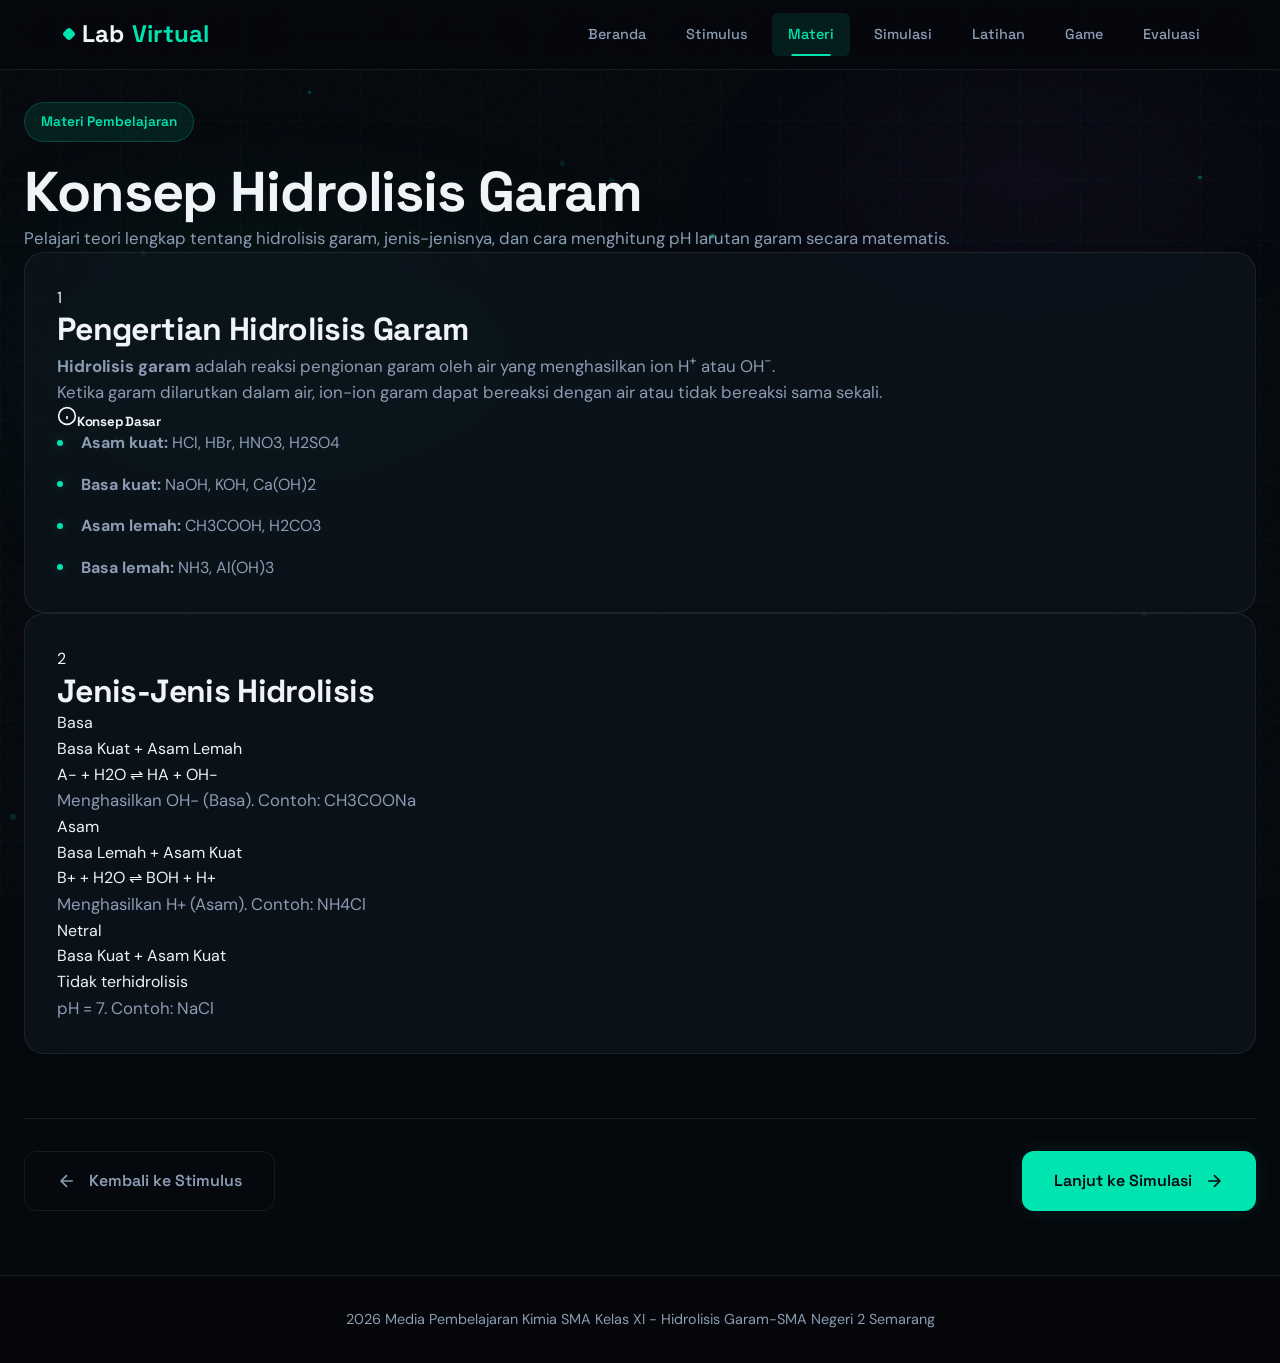
<file: materi.html>
<!DOCTYPE html>
<html lang="id">
<head>
  <meta charset="UTF-8">
  <meta name="viewport" content="width=device-width, initial-scale=1.0">
  <title>Materi - Hidrolisis Garam</title>
  <link rel="preconnect" href="https://fonts.googleapis.com">
  <link rel="preconnect" href="https://fonts.gstatic.com" crossorigin>
  <link href="https://fonts.googleapis.com/css2?family=Space+Grotesk:wght@400;500;700&family=DM+Sans:wght@400;500;600&display=swap" rel="stylesheet">
  <link rel="stylesheet" href="assets/css/style.css">
</head>
<body>

<div class="bg-grid"></div>
<div class="bg-gradient"></div>
<div class="noise-overlay"></div>
<canvas id="moleculeCanvas"></canvas>

<header class="header" id="header">
  <div class="logo">Lab<span>Virtual</span></div>
  <button class="menu-toggle" id="menuToggle" aria-label="Toggle menu"><span></span><span></span><span></span></button>
  <nav id="nav">
    <a href="index.html">Beranda</a>
    <a href="stimulus.html">Stimulus</a>
    <a href="materi.html" class="active">Materi</a>
    <a href="simulasi.html">Simulasi</a>
    <a href="latihan.html">Latihan</a>
    <a href="game.html">Game</a>
    <a href="evaluasi.html">Evaluasi</a>
  </nav>
</header>

<main class="container">
  <section class="materi-hero reveal">
    <div class="materi-intro">
      <span class="tag">Materi Pembelajaran</span>
      <h1>Konsep Hidrolisis Garam</h1>
      <p>Pelajari teori lengkap tentang hidrolisis garam, jenis-jenisnya, dan cara menghitung pH larutan garam secara matematis.</p>
    </div>
  </section>

  <section class="content-section reveal">
    <div class="card">
      <div class="section-header"><div class="section-number">1</div><h2 class="section-title">Pengertian Hidrolisis Garam</h2></div>
      <div class="definition-box"><p><strong>Hidrolisis garam</strong> adalah reaksi pengionan garam oleh air yang menghasilkan ion H<sup>+</sup> atau OH<sup>-</sup>.</p></div>
      <p style="color: var(--fg-secondary);">Ketika garam dilarutkan dalam air, ion-ion garam dapat bereaksi dengan air atau tidak bereaksi sama sekali.</p>
      <div class="tips-box"><h5><svg width="20" height="20" viewBox="0 0 24 24" fill="none" stroke="currentColor" stroke-width="2"><circle cx="12" cy="12" r="10"/><path d="M12 16v-4"/><path d="M12 8h.01"/></svg>Konsep Dasar</h5><ul><li><strong>Asam kuat:</strong> HCl, HBr, HNO3, H2SO4</li><li><strong>Basa kuat:</strong> NaOH, KOH, Ca(OH)2</li><li><strong>Asam lemah:</strong> CH3COOH, H2CO3</li><li><strong>Basa lemah:</strong> NH3, Al(OH)3</li></ul></div>
    </div>
  </section>

  <section class="content-section reveal">
    <div class="card">
      <div class="section-header"><div class="section-number">2</div><h2 class="section-title">Jenis-Jenis Hidrolisis</h2></div>
      <div class="types-grid">
        <div class="type-card basa"><div class="type-header"><div class="type-icon">Basa</div><div class="type-title">Basa Kuat + Asam Lemah</div></div><div class="type-formula">A- + H2O ⇌ HA + OH-</div><p class="type-desc">Menghasilkan OH- (Basa). Contoh: CH3COONa</p></div>
        <div class="type-card asam"><div class="type-header"><div class="type-icon">Asam</div><div class="type-title">Basa Lemah + Asam Kuat</div></div><div class="type-formula">B+ + H2O ⇌ BOH + H+</div><p class="type-desc">Menghasilkan H+ (Asam). Contoh: NH4Cl</p></div>
        <div class="type-card netral"><div class="type-header"><div class="type-icon">Netral</div><div class="type-title">Basa Kuat + Asam Kuat</div></div><div class="type-formula">Tidak terhidrolisis</div><p class="type-desc">pH = 7. Contoh: NaCl</p></div>
      </div>
    </div>
  </section>

  <section class="nav-buttons reveal">
    <a href="stimulus.html" class="btn-secondary"><svg width="20" height="20" viewBox="0 0 24 24" fill="none" stroke="currentColor" stroke-width="2"><path d="M19 12H5M12 19l-7-7 7-7"/></svg>Kembali ke Stimulus</a>
    <a href="simulasi.html" class="btn-primary">Lanjut ke Simulasi<svg width="20" height="20" viewBox="0 0 24 24" fill="none" stroke="currentColor" stroke-width="2"><path d="M5 12h14M12 5l7 7-7 7"/></svg></a>
  </section>
</main>

<footer class="footer">2026 Media Pembelajaran Kimia SMA Kelas XI - Hidrolisis Garam-SMA Negeri 2 Semarang</footer>
<script src="assets/js/main.js"></script>
</body>

</html>
</file>
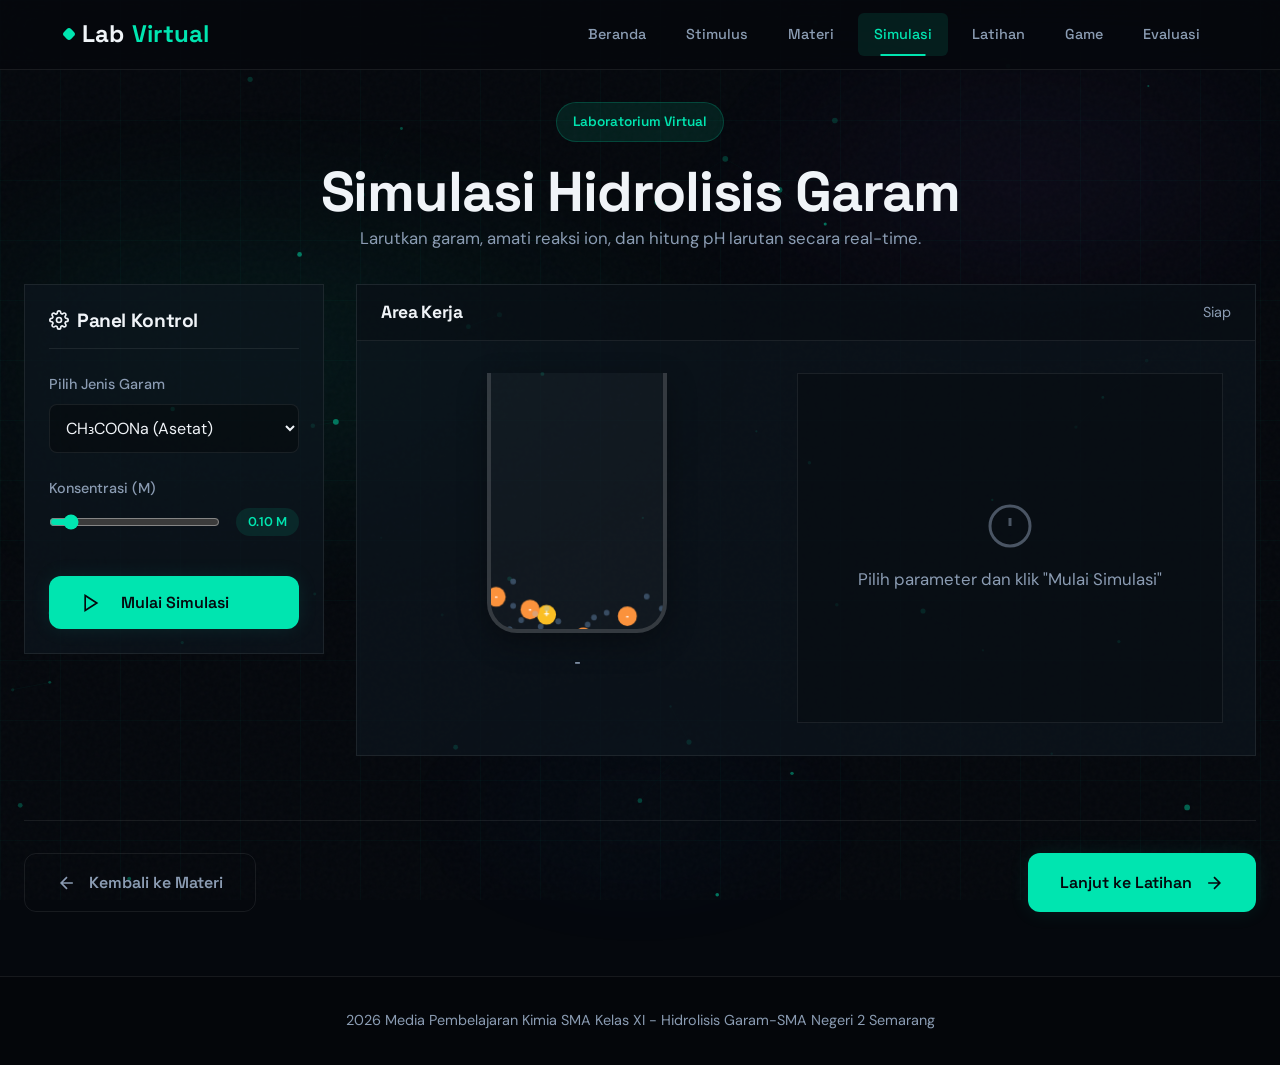
<file: simulasi.html>
<!DOCTYPE html>
<html lang="id">
<head>
  <meta charset="UTF-8">
  <meta name="viewport" content="width=device-width, initial-scale=1.0">
  <title>Simulasi - Hidrolisis Garam</title>
  
  <!-- Fonts -->
  <link rel="preconnect" href="https://fonts.googleapis.com">
  <link rel="preconnect" href="https://fonts.gstatic.com" crossorigin>
  <link href="https://fonts.googleapis.com/css2?family=Space+Grotesk:wght@400;500;700&family=DM+Sans:wght@400;500;600&display=swap" rel="stylesheet">
  
  <!-- Stylesheet -->
  <link rel="stylesheet" href="assets/css/style.css">
  
  <style>
    /* Layout Simulation Page */
    .simulation-container {
      display: grid;
      grid-template-columns: 300px 1fr;
      gap: 2rem;
      margin-top: 2rem;
    }

    @media (max-width: 900px) {
      .simulation-container {
        grid-template-columns: 1fr;
      }
    }

    /* Control Panel */
    .control-panel {
      background: var(--glass);
      border: 1px solid var(--border);
      border-radius: var(--radius);
      padding: 1.5rem;
      height: fit-content;
      position: sticky;
      top: 100px;
    }

    .panel-title {
      display: flex;
      align-items: center;
      gap: 0.5rem;
      font-family: var(--font-display);
      font-size: 1.2rem;
      margin-bottom: 1.5rem;
      padding-bottom: 1rem;
      border-bottom: 1px solid var(--border);
    }

    .control-section {
      margin-bottom: 1.5rem;
    }

    .control-label {
      display: block;
      font-size: 0.9rem;
      color: var(--fg-secondary);
      margin-bottom: 0.5rem;
      font-weight: 500;
    }

    select.form-input {
      width: 100%;
      padding: 0.75rem;
      background: rgba(0,0,0,0.3);
      border: 1px solid var(--border);
      color: var(--fg-primary);
      border-radius: 8px;
      font-family: inherit;
      cursor: pointer;
    }

    select.form-input:focus {
      outline: none;
      border-color: var(--accent);
    }

    .slider-group {
      display: flex;
      align-items: center;
      gap: 1rem;
    }

    input[type="range"] {
      flex: 1;
      accent-color: var(--accent);
    }

    .slider-value {
      background: var(--accent-dim);
      color: var(--accent);
      padding: 0.25rem 0.75rem;
      border-radius: 20px;
      font-size: 0.8rem;
      font-weight: 600;
      min-width: 60px;
      text-align: center;
    }

    /* Lab Workspace */
    .lab-workspace {
      background: var(--glass);
      border: 1px solid var(--border);
      border-radius: var(--radius);
      overflow: hidden;
      display: flex;
      flex-direction: column;
    }

    .lab-header {
      padding: 1rem 1.5rem;
      border-bottom: 1px solid var(--border);
      background: rgba(0,0,0,0.2);
      display: flex;
      justify-content: space-between;
      align-items: center;
    }

    .lab-header h3 {
      font-family: var(--font-display);
      font-size: 1.1rem;
    }

    .lab-body {
      padding: 2rem;
      flex: 1;
      display: flex;
      gap: 2rem;
      align-items: flex-start;
    }

    @media (max-width: 768px) {
      .lab-body { flex-direction: column; align-items: center; }
    }

    /* Beaker Styles */
    .beaker-wrapper {
      flex: 1;
      display: flex;
      flex-direction: column;
      align-items: center;
      gap: 1rem;
    }

    .beaker-sim {
      position: relative;
      width: 180px;
      height: 260px;
      background: rgba(255, 255, 255, 0.03);
      border: 4px solid rgba(255, 255, 255, 0.15);
      border-top: none;
      border-radius: 0 0 30px 30px;
      overflow: hidden;
      box-shadow: 0 10px 30px rgba(0,0,0,0.3);
    }

    .liquid-sim {
      position: absolute;
      bottom: 0;
      left: 0;
      width: 100%;
      height: 0%;
      transition: height 1s ease, background 0.5s ease, filter 0.5s ease;
      filter: brightness(1);
    }

    .liquid-sim.filled { height: 70%; }
    .liquid-sim.acid { background: linear-gradient(to top, #dc2626, #ef4444); filter: brightness(0.8); }
    .liquid-sim.base { background: linear-gradient(to top, #2563eb, #3b82f6); filter: brightness(0.9); }
    .liquid-sim.neutral { background: linear-gradient(to top, #525252, #a3a3a3); filter: brightness(0.7); }

    #simCanvas {
      position: absolute;
      top: 0; left: 0;
      width: 100%; height: 100%;
      z-index: 2;
      pointer-events: none;
    }

    /* Result Display */
    .result-display {
      flex: 1;
      background: rgba(0,0,0,0.2);
      border-radius: var(--radius);
      padding: 1.5rem;
      border: 1px solid var(--border);
    }

    .result-item {
      margin-bottom: 1.5rem;
      padding-bottom: 1.5rem;
      border-bottom: 1px solid var(--border);
    }
    .result-item:last-child { border-bottom: none; margin-bottom: 0; padding-bottom: 0; }

    .result-label { font-size: 0.9rem; color: var(--fg-secondary); margin-bottom: 0.5rem; }
    .result-value { font-family: var(--font-display); font-size: 2rem; font-weight: 700; }
    .result-value.accent { color: var(--accent); }
    
    .eq-box {
      background: rgba(255,255,255,0.03);
      padding: 1rem;
      border-radius: 8px;
      border-left: 4px solid var(--accent);
      margin-top: 1rem;
      font-family: 'Courier New', monospace;
    }

    /* Placeholder State */
    .placeholder-state {
      display: flex;
      flex-direction: column;
      align-items: center;
      justify-content: center;
      height: 300px;
      color: var(--fg-secondary);
      text-align: center;
    }
    .placeholder-state svg { margin-bottom: 1rem; opacity: 0.5; }

  </style>
</head>
<body>

<!-- Background Layers -->
<div class="bg-grid"></div>
<div class="bg-gradient"></div>
<div class="noise-overlay"></div>
<canvas id="moleculeCanvas"></canvas>

<!-- Header -->
<header class="header" id="header">
  <div class="logo">Lab<span>Virtual</span></div>
  <button class="menu-toggle" id="menuToggle" aria-label="Toggle menu">
    <span></span><span></span><span></span>
  </button>
  <nav id="nav">
    <a href="index.html">Beranda</a>
    <a href="stimulus.html">Stimulus</a>
    <a href="materi.html">Materi</a>
    <a href="simulasi.html" class="active">Simulasi</a>
    <a href="latihan.html">Latihan</a>
    <a href="game.html">Game</a>
    <a href="evaluasi.html">Evaluasi</a>
  </nav>
</header>

<main class="container">
  
  <section class="sim-hero reveal" style="text-align: center; margin-bottom: 2rem;">
    <span class="tag">Laboratorium Virtual</span>
    <h1>Simulasi Hidrolisis Garam</h1>
    <p style="max-width: 600px; margin: 0 auto;">Larutkan garam, amati reaksi ion, dan hitung pH larutan secara real-time.</p>
  </section>

  <div class="simulation-container reveal">
    
    <!-- Control Panel -->
    <aside class="control-panel">
      <h3 class="panel-title">
        <svg width="20" height="20" viewBox="0 0 24 24" fill="none" stroke="currentColor" stroke-width="2"><circle cx="12" cy="12" r="3"/><path d="M19.4 15a1.65 1.65 0 0 0 .33 1.82l.06.06a2 2 0 0 1 0 2.83 2 2 0 0 1-2.83 0l-.06-.06a1.65 1.65 0 0 0-1.82-.33 1.65 1.65 0 0 0-1 1.51V21a2 2 0 0 1-2 2 2 2 0 0 1-2-2v-.09A1.65 1.65 0 0 0 9 19.4a1.65 1.65 0 0 0-1.82.33l-.06.06a2 2 0 0 1-2.83 0 2 2 0 0 1 0-2.83l.06-.06a1.65 1.65 0 0 0 .33-1.82 1.65 1.65 0 0 0-1.51-1H3a2 2 0 0 1-2-2 2 2 0 0 1 2-2h.09A1.65 1.65 0 0 0 4.6 9a1.65 1.65 0 0 0-.33-1.82l-.06-.06a2 2 0 0 1 0-2.83 2 2 0 0 1 2.83 0l.06.06a1.65 1.65 0 0 0 1.82.33H9a1.65 1.65 0 0 0 1-1.51V3a2 2 0 0 1 2-2 2 2 0 0 1 2 2v.09a1.65 1.65 0 0 0 1 1.51 1.65 1.65 0 0 0 1.82-.33l.06-.06a2 2 0 0 1 2.83 0 2 2 0 0 1 0 2.83l-.06.06a1.65 1.65 0 0 0-.33 1.82V9a1.65 1.65 0 0 0 1.51 1H21a2 2 0 0 1 2 2 2 2 0 0 1-2 2h-.09a1.65 1.65 0 0 0-1.51 1z"/></svg>
        Panel Kontrol
      </h3>
      
      <div class="control-section">
        <label class="control-label">Pilih Jenis Garam</label>
        <select id="saltSelect" class="form-input">
          <option value="ch3coona">CH₃COONa (Asetat)</option>
          <option value="nh4cl">NH₄Cl (Amonium Klorida)</option>
          <option value="nacl">NaCl (Natrium Klorida)</option>
        </select>
      </div>

      <div class="control-section">
        <label class="control-label">Konsentrasi (M)</label>
        <div class="slider-group">
          <input type="range" id="concSlider" min="0.01" max="1" step="0.01" value="0.1">
          <span class="slider-value" id="concVal">0.10 M</span>
        </div>
      </div>

      <button class="btn-primary" id="startBtn" style="width: 100%; margin-top: 1rem;">
        <svg width="20" height="20" viewBox="0 0 24 24" fill="none" stroke="currentColor" stroke-width="2" style="margin-right:8px"><polygon points="5 3 19 12 5 21 5 3"/></svg>
        Mulai Simulasi
      </button>
    </aside>

    <!-- Lab Workspace -->
    <div class="lab-workspace">
      <div class="lab-header">
        <h3>Area Kerja</h3>
        <span id="statusText" style="color: var(--fg-secondary); font-size: 0.9rem;">Siap</span>
      </div>
      
      <div class="lab-body">
        <!-- Beaker Visual -->
        <div class="beaker-wrapper">
          <div class="beaker-sim" id="beakerSim">
            <div class="liquid-sim" id="liquidSim"></div>
            <canvas id="simCanvas"></canvas>
          </div>
          <div style="font-family: var(--font-display); font-weight: 600; color: var(--fg-secondary);">
            <span id="saltNameDisplay">-</span>
          </div>
        </div>

        <!-- Result Display -->
        <div class="result-display" id="resultArea">
          <div class="placeholder-state" id="placeholderRes">
            <svg width="48" height="48" viewBox="0 0 24 24" fill="none" stroke="currentColor" stroke-width="1.5"><circle cx="12" cy="12" r="10"/><line x1="12" y1="8" x2="12" y2="12"/><line x1="12" y1="16" x2="12.01" y2="16"/></svg>
            <p>Pilih parameter dan klik "Mulai Simulasi"</p>
          </div>

          <div id="actualResult" style="display: none;">
            <div class="result-item">
              <div class="result-label">Nilai pH Larutan</div>
              <div class="result-value accent" id="phResult">7.00</div>
            </div>
            
            <div class="result-item">
              <div class="result-label">Sifat Larutan</div>
              <div class="result-value" id="natureResult" style="font-size: 1.2rem;">Netral</div>
            </div>

            <div class="result-item">
              <div class="result-label">Reaksi Hidrolisis</div>
              <div class="eq-box" id="eqBox">
                <code id="eqText">-</code>
              </div>
            </div>
          </div>
        </div>
      </div>
    </div>

  </div>

  <!-- Navigation -->
  <section class="nav-buttons reveal">
    <a href="materi.html" class="btn-secondary">
      <svg width="20" height="20" viewBox="0 0 24 24" fill="none" stroke="currentColor" stroke-width="2"><path d="M19 12H5M12 19l-7-7 7-7"/></svg>
      Kembali ke Materi
    </a>
    <a href="latihan.html" class="btn-primary">
      Lanjut ke Latihan
      <svg width="20" height="20" viewBox="0 0 24 24" fill="none" stroke="currentColor" stroke-width="2"><path d="M5 12h14M12 5l7 7-7 7"/></svg>
    </a>
  </section>

</main>

<footer class="footer">
  2026 Media Pembelajaran Kimia SMA Kelas XI - Hidrolisis Garam-SMA Negeri 2 Semarang
</footer>

<script src="assets/js/main.js"></script>

<script>
(function() {
  'use strict';

  // --- DOM Elements ---
  const concSlider = document.getElementById('concSlider');
  const concVal = document.getElementById('concVal');
  const startBtn = document.getElementById('startBtn');
  const saltSelect = document.getElementById('saltSelect');
  const liquidSim = document.getElementById('liquidSim');
  const beakerSim = document.getElementById('beakerSim');
  const simCanvas = document.getElementById('simCanvas');
  const ctx = simCanvas.getContext('2d');

  // Result Elements
  const placeholderRes = document.getElementById('placeholderRes');
  const actualResult = document.getElementById('actualResult');
  const phResultEl = document.getElementById('phResult');
  const natureResultEl = document.getElementById('natureResult');
  const saltNameDisplay = document.getElementById('saltNameDisplay');
  const eqText = document.getElementById('eqText');
  const statusText = document.getElementById('statusText');

  // --- State ---
  let particles = [];
  let currentType = 'neutral';
  let animationId = null;

  // --- Constants ---
  const Kw = 1e-14;
  const Ka_CH3COOH = 1.8e-5; // Ka asam asetat
  const Kb_NH3 = 1.8e-5;     // Kb amonia

  // --- Logic Functions ---

  function calculatepH(type, c) {
    let pH = 7;
    if (type === 'ch3coona') {
      // CH3COO- + H2O <=> CH3COOH + OH-
      // Kb = Kw / Ka
      const Kb = Kw / Ka_CH3COOH;
      const OH = Math.sqrt(Kb * c);
      const pOH = -Math.log10(OH);
      pH = 14 - pOH;
    } else if (type === 'nh4cl') {
      // NH4+ + H2O <=> NH3 + H3O+
      // Ka = Kw / Kb
      const Ka = Kw / Kb_NH3;
      const H = Math.sqrt(Ka * c);
      pH = -Math.log10(H);
    } else {
      pH = 7;
    }
    return pH;
  }

  // --- UI Handlers ---
  concSlider.addEventListener('input', function() {
    concVal.textContent = parseFloat(this.value).toFixed(2) + ' M';
  });

  startBtn.addEventListener('click', function() {
    const type = saltSelect.value;
    const c = parseFloat(concSlider.value);

    // Reset
    placeholderRes.style.display = 'none';
    actualResult.style.display = 'block';
    
    // Calculate
    const pH = calculatepH(type, c);
    
    // Update UI
    runSimulation(type, pH, c);
  });

  // --- Simulation Engine ---

  function runSimulation(type, pH, c) {
    // Update Texts
    statusText.textContent = 'Menganalisis...';
    phResultEl.textContent = pH.toFixed(2);
    saltNameDisplay.textContent = saltSelect.options[saltSelect.selectedIndex].text;
    eqText.innerHTML = getEquation(type);

    // Set Nature & Color
    liquidSim.classList.remove('acid', 'base', 'neutral', 'filled');
    
    if (pH < 7) {
      natureResultEl.textContent = "Asam";
      natureResultEl.style.color = "#f87171";
      liquidSim.classList.add('acid', 'filled');
    } else if (pH > 7) {
      natureResultEl.textContent = "Basa";
      natureResultEl.style.color = "#60a5fa";
      liquidSim.classList.add('base', 'filled');
    } else {
      natureResultEl.textContent = "Netral";
      natureResultEl.style.color = "#d1d5db";
      liquidSim.classList.add('neutral', 'filled');
    }

    // Animation
    currentType = type;
    resizeSimCanvas();
    particles = [];
    
    setTimeout(() => { statusText.textContent = 'Simulasi Selesai'; }, 1000);
  }

  function getEquation(type) {
    if (type === 'ch3coona') return 'CH₃COO⁻ + H₂O ⇌ CH₃COOH + OH⁻';
    if (type === 'nh4cl') return 'NH₄⁺ + H₂O ⇌ NH₃ + H₃O⁺';
    return 'Tidak ada reaksi hidrolisis signifikan';
  }

  // --- Ion Animation ---
  
  function resizeSimCanvas() {
    simCanvas.width = beakerSim.offsetWidth;
    simCanvas.height = beakerSim.offsetHeight;
  }

  class SimParticle {
    constructor(type) {
      this.type = type;
      this.x = Math.random() * simCanvas.width;
      this.y = simCanvas.height + 10;
      this.vx = (Math.random() - 0.5) * 1.5;
      this.vy = -Math.random() * 2 - 1;
      this.radius = type === 'water' ? 3 : 10;
      
      const colors = {
        water: 'rgba(150, 200, 255, 0.3)',
        cation: '#fbbf24', // Kuning
        anion: '#fb923c',  // Oranye
        H: '#ef4444',      // Merah
        OH: '#3b82f6'      // Biru
      };
      this.color = colors[type] || '#fff';
      this.label = this.getLabel();
    }

    getLabel() {
      if (this.type === 'cation') return '+';
      if (this.type === 'anion') return '-';
      if (this.type === 'H') return 'H⁺';
      if (this.type === 'OH') return 'OH⁻';
      return '';
    }

    update() {
      this.x += this.vx;
      this.y += this.vy;
      
      if (this.x < 0 || this.x > simCanvas.width) this.vx *= -1;
      
      // Reset jika keluar layar
      if (this.y < -20) {
        if (this.type === 'H' || this.type === 'OH') return false; 
        this.y = simCanvas.height + 10;
        this.x = Math.random() * simCanvas.width;
      }
      return true;
    }

    draw() {
      ctx.beginPath();
      ctx.arc(this.x, this.y, this.radius, 0, Math.PI * 2);
      ctx.fillStyle = this.color;
      ctx.fill();
      if (this.label) {
        ctx.fillStyle = '#fff';
        ctx.font = 'bold 10px sans-serif';
        ctx.textAlign = 'center';
        ctx.textBaseline = 'middle';
        ctx.fillText(this.label, this.x, this.y);
      }
    }
  }

  function spawnSimParticles() {
    // Limit jumlah partikel
    if (particles.length < 30) {
      particles.push(new SimParticle('water'));
      
      if (currentType === 'ch3coona') {
        if (Math.random() > 0.9) particles.push(new SimParticle('cation')); // Na+
        if (Math.random() > 0.9) particles.push(new SimParticle('anion'));  // CH3COO-
      } else if (currentType === 'nh4cl') {
        if (Math.random() > 0.9) particles.push(new SimParticle('cation')); // NH4+
        if (Math.random() > 0.9) particles.push(new SimParticle('anion'));  // Cl-
      } else {
        if (Math.random() > 0.9) particles.push(new SimParticle('cation'));
        if (Math.random() > 0.9) particles.push(new SimParticle('anion'));
      }
    }
  }

  function checkSimReactions() {
    if (currentType === 'nacl') return;

    for (let i = 0; i < particles.length; i++) {
      let p = particles[i];
      // Cek reaksi jika Anion (untuk Basa) atau Kation (untuk Asam) mendekati Air
      if ( (p.type === 'anion' || p.type === 'cation') && Math.random() > 0.97) {
        let waters = particles.filter(w => w.type === 'water');
        if (waters.length > 0) {
          let target = waters[Math.floor(Math.random() * waters.length)];
          let dist = Math.hypot(p.x - target.x, p.y - target.y);
          
          if (dist < 40) {
            let idx = particles.indexOf(target);
            if (idx > -1) particles.splice(idx, 1);

            // CH3COONa (Anion bereaksi -> OH)
            if (currentType === 'ch3coona' && p.type === 'anion') {
              particles.push(new SimParticle('OH'));
            }
            // NH4Cl (Kation bereaksi -> H)
            else if (currentType === 'nh4cl' && p.type === 'cation') {
              particles.push(new SimParticle('H'));
            }
          }
        }
      }
    }
  }

  function animateSim() {
    ctx.clearRect(0, 0, simCanvas.width, simCanvas.height);
    spawnSimParticles();
    checkSimReactions();

    for (let i = particles.length - 1; i >= 0; i--) {
      if (!particles[i].update()) particles.splice(i, 1);
      else particles[i].draw();
    }
    requestAnimationFrame(animateSim);
  }

  // Init
  window.addEventListener('load', () => {
    resizeSimCanvas();
    animateSim();
  });
  window.addEventListener('resize', resizeSimCanvas);

})();
</script>

</body>

</html>
</file>
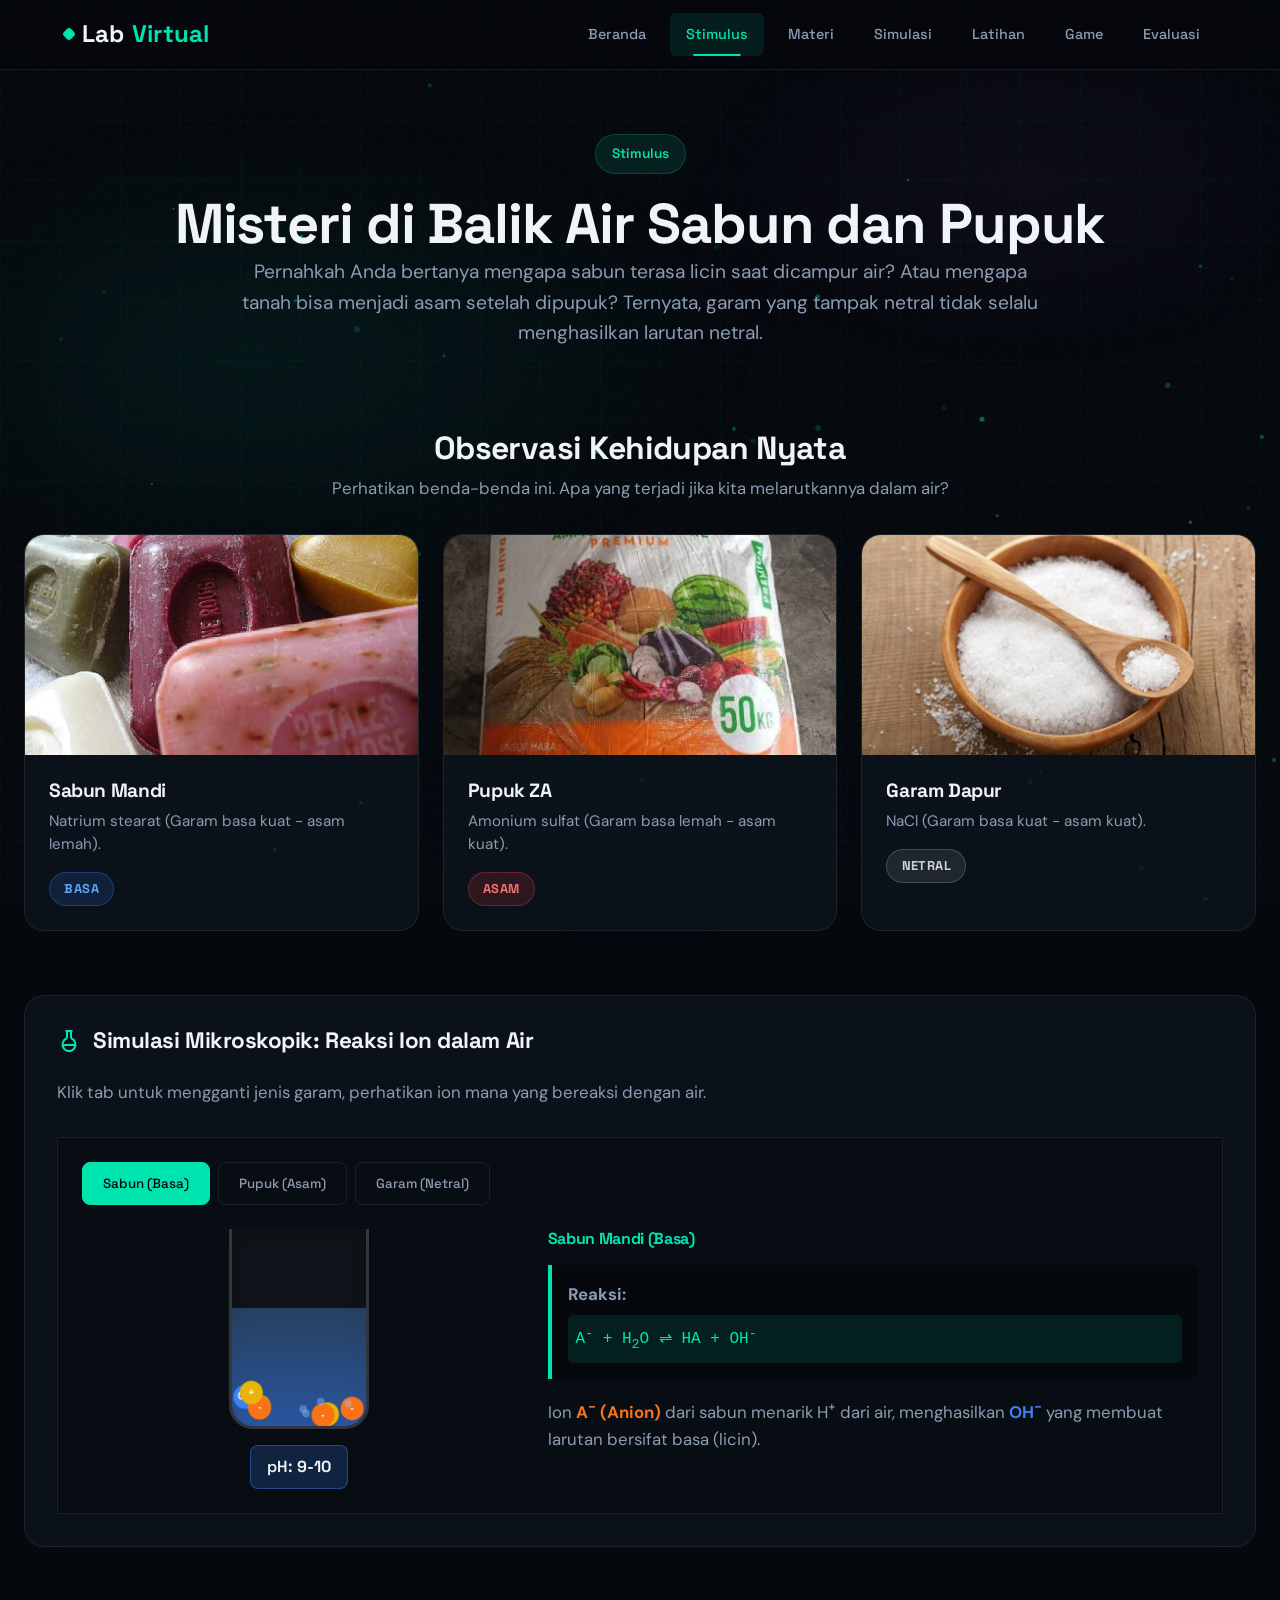
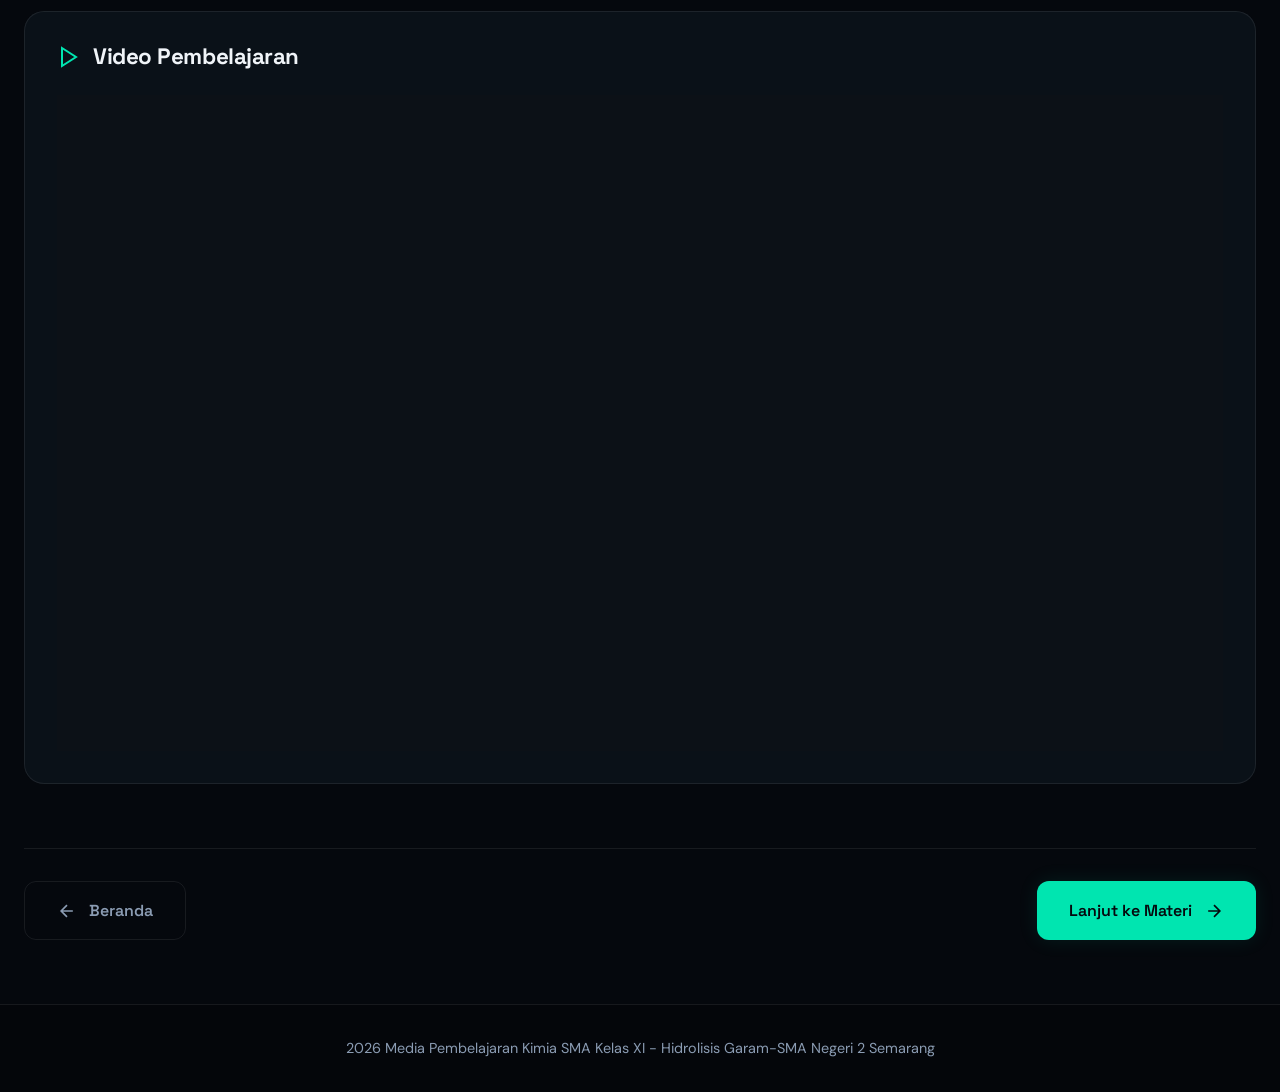
<file: stimulus.html>
<!DOCTYPE html>
<html lang="id">
<head>
  <meta charset="UTF-8">
  <meta name="viewport" content="width=device-width, initial-scale=1.0">
  <title>Stimulus - Hidrolisis Garam</title>
  
  <!-- Fonts -->
  <link rel="preconnect" href="https://fonts.googleapis.com">
  <link rel="preconnect" href="https://fonts.gstatic.com" crossorigin>
  <link href="https://fonts.googleapis.com/css2?family=Space+Grotesk:wght@400;500;700&family=DM+Sans:wght@400;500;600&display=swap" rel="stylesheet">
  
  <!-- Stylesheet -->
  <link rel="stylesheet" href="assets/css/style.css">
  
  <style>
    /* Stimulus Page Specific Styles */
    .stimulus-hero { text-align: center; padding: 2rem 0; }
    .stimulus-intro p { font-size: 1.2rem; max-width: 800px; margin: 0 auto; }
    .real-world-section { margin: 3rem 0; }
    .real-world-section h2 { text-align: center; margin-bottom: 0.5rem; }
    .subtitle { text-align: center; color: var(--fg-secondary); margin-bottom: 2rem; }
    .real-world-grid { display: grid; grid-template-columns: repeat(auto-fit, minmax(300px, 1fr)); gap: 1.5rem; }

    /* Card Style */
    .rw-card { background: var(--glass); border: 1px solid var(--border); border-radius: 20px; overflow: hidden; transition: all 0.3s; }
    .rw-card:hover { transform: translateY(-4px); border-color: var(--accent); }

    /* Image Container */
    .rw-image-container { position: relative; height: 220px; overflow: hidden; background-color: var(--bg-secondary); }
    .rw-img { width: 100%; height: 100%; object-fit: cover; transition: transform 0.5s ease; }
    .rw-card:hover .rw-img { transform: scale(1.05); }

    /* Overlay Gradient */
    .rw-overlay { position: absolute; inset: 0; background: linear-gradient(to top, rgba(5, 8, 13, 0.8), transparent 60%); display: flex; align-items: flex-end; justify-content: center; padding-bottom: 1rem; opacity: 0; transition: opacity 0.3s; }
    .rw-card:hover .rw-overlay { opacity: 1; }
    .rw-icon { font-size: 2.5rem; filter: drop-shadow(0 0 10px rgba(255, 255, 255, 0.5)); }

    /* Content Area */
    .rw-content { padding: 1.5rem; position: relative; }
    .rw-content h4 { font-family: var(--font-display); font-size: 1.2rem; margin-bottom: 0.5rem; color: var(--fg-primary); }
    .rw-content p { font-size: 0.95rem; color: var(--fg-secondary); line-height: 1.5; margin-bottom: 1rem; }

    /* Tags */
    .rw-tag { display: inline-block; padding: 0.35rem 0.9rem; border-radius: 100px; font-size: 0.8rem; font-weight: 700; text-transform: uppercase; font-family: var(--font-display); letter-spacing: 0.03em; }
    .rw-tag.basa { background: rgba(59, 130, 246, 0.15); color: #60a5fa; border: 1px solid rgba(59, 130, 246, 0.3); }
    .rw-tag.asam { background: rgba(239, 68, 68, 0.15); color: #f87171; border: 1px solid rgba(239, 68, 68, 0.3); }
    .rw-tag.netral { background: rgba(156, 163, 175, 0.15); color: #d1d5db; border: 1px solid rgba(156, 163, 175, 0.3); }

    /* Experiment Box */
    .experiment-box { background: rgba(0, 0, 0, 0.2); border-radius: var(--radius); padding: 1.5rem; margin-top: 2rem; border: 1px solid var(--border); }
    .exp-tabs { display: flex; gap: 0.5rem; margin-bottom: 1.5rem; flex-wrap: wrap; }
    .exp-tab { background: transparent; border: 1px solid var(--border); color: var(--fg-secondary); padding: 0.75rem 1.25rem; border-radius: 8px; font-family: var(--font-display); font-weight: 500; cursor: pointer; transition: all 0.2s; }
    .exp-tab:hover { border-color: var(--accent); color: var(--fg-primary); }
    .exp-tab.active { background: var(--accent); color: var(--bg-primary); border-color: var(--accent); }

    .exp-content { display: grid; grid-template-columns: 1fr 1.5fr; gap: 2rem; align-items: start; }
    .exp-visual { display: flex; flex-direction: column; align-items: center; gap: 1rem; }

    .beaker { position: relative; width: 140px; height: 200px; background: rgba(255, 255, 255, 0.03); border: 3px solid rgba(255, 255, 255, 0.15); border-top: none; border-radius: 0 0 24px 24px; overflow: hidden; box-shadow: inset 0 0 20px rgba(0, 0, 0, 0.3); }
    .liquid { position: absolute; bottom: 0; left: 0; width: 100%; height: 60%; transition: height 0.8s ease, background 0.5s ease; background: linear-gradient(to top, rgba(156, 163, 175, 0.5), rgba(212, 212, 212, 0.3)); }
    .liquid.base { background: linear-gradient(to top, rgba(59, 130, 246, 0.6), rgba(96, 165, 250, 0.3)); }
    .liquid.acid { background: linear-gradient(to top, rgba(239, 68, 68, 0.6), rgba(248, 113, 113, 0.3)); }
    .liquid.neutral { background: linear-gradient(to top, rgba(156, 163, 175, 0.5), rgba(212, 212, 212, 0.3)); }

    #reactionCanvas { position: absolute; top: 0; left: 0; width: 100%; height: 100%; z-index: 2; pointer-events: none; }

    .indicator-paper { padding: 0.5rem 1rem; background: rgba(255, 255, 255, 0.05); border: 1px solid var(--border); border-radius: 8px; font-family: var(--font-display); font-weight: 600; transition: background 0.5s ease, border-color 0.5s ease; }
    .indicator-paper.base { background: rgba(59, 130, 246, 0.2); border-color: rgba(59, 130, 246, 0.4); }
    .indicator-paper.acid { background: rgba(239, 68, 68, 0.2); border-color: rgba(239, 68, 68, 0.4); }
    .indicator-paper.neutral { background: rgba(156, 163, 175, 0.2); border-color: rgba(156, 163, 175, 0.4); }

    .exp-desc h4 { color: var(--accent); margin-bottom: 1rem; }
    .reaction-equation { background: rgba(0, 0, 0, 0.3); border-left: 4px solid var(--accent); padding: 1rem; margin: 1rem 0; border-radius: 0 8px 8px 0; }
    .reaction-equation code { display: block; margin-top: 0.5rem; font-family: 'Courier New', monospace; color: var(--accent); background: var(--accent-dim); padding: 0.5rem; border-radius: 6px; }

    .video-container { position: relative; padding-bottom: 56.25%; height: 0; overflow: hidden; border-radius: var(--radius); margin-top: 1.5rem; background: var(--bg-secondary); }
    .video-container iframe { position: absolute; top: 0; left: 0; width: 100%; height: 100%; border: none; }

    @media (max-width: 768px) { .exp-content { grid-template-columns: 1fr; } }
  </style>
</head>
<body>

<!-- Background Layers -->
<div class="bg-grid"></div>
<div class="bg-gradient"></div>
<div class="noise-overlay"></div>
<canvas id="moleculeCanvas"></canvas>

<!-- Header -->
<header class="header" id="header">
  <div class="logo">Lab<span>Virtual</span></div>
  <button class="menu-toggle" id="menuToggle" aria-label="Toggle menu">
    <span></span><span></span><span></span>
  </button>
  <nav id="nav">
    <a href="index.html">Beranda</a>
    <a href="stimulus.html" class="active">Stimulus</a>
    <a href="materi.html">Materi</a>
    <a href="simulasi.html">Simulasi</a>
    <a href="latihan.html">Latihan</a>
    <a href="game.html">Game</a>
    <a href="evaluasi.html">Evaluasi</a>
  </nav>
</header>

<main class="container">

  <!-- Hero -->
  <section class="stimulus-hero reveal">
    <div class="stimulus-intro">
      <span class="tag">Stimulus</span>
      <h1>Misteri di Balik Air Sabun dan Pupuk</h1>
      <p>Pernahkah Anda bertanya mengapa sabun terasa licin saat dicampur air? Atau mengapa tanah bisa menjadi asam setelah dipupuk? Ternyata, garam yang tampak netral tidak selalu menghasilkan larutan netral.</p>
    </div>
  </section>

  <!-- Real World Section -->
  <section class="real-world-section reveal">
    <h2>Observasi Kehidupan Nyata</h2>
    <p class="subtitle">Perhatikan benda-benda ini. Apa yang terjadi jika kita melarutkannya dalam air?</p>
    
    <div class="real-world-grid">
      <!-- Sabun -->
      <div class="rw-card">
        <div class="rw-image-container">
          <img src="assets/images/sabun.jpg" alt="Sabun Mandi" class="rw-img">
          <div class="rw-overlay"><span class="rw-icon">🧼</span></div>
        </div>
        <div class="rw-content">
          <h4>Sabun Mandi</h4>
          <p>Natrium stearat (Garam basa kuat - asam lemah).</p>
          <div class="rw-tag basa">Basa</div>
        </div>
      </div>

      <!-- Pupuk -->
      <div class="rw-card">
        <div class="rw-image-container">
          <img src="assets/images/pupukZA.jpg" alt="Pupuk ZA" class="rw-img">
          <div class="rw-overlay"><span class="rw-icon">🌱</span></div>
        </div>
        <div class="rw-content">
          <h4>Pupuk ZA</h4>
          <p>Amonium sulfat (Garam basa lemah - asam kuat).</p>
          <div class="rw-tag asam">Asam</div>
        </div>
      </div>

      <!-- Garam -->
      <div class="rw-card">
        <div class="rw-image-container">
          <img src="assets/images/garamdapur.jpg" alt="Garam Dapur" class="rw-img">
          <div class="rw-overlay"><span class="rw-icon">🧂</span></div>
        </div>
        <div class="rw-content">
          <h4>Garam Dapur</h4>
          <p>NaCl (Garam basa kuat - asam kuat).</p>
          <div class="rw-tag netral">Netral</div>
        </div>
      </div>
    </div>
  </section>

  <!-- Experiment Section -->
  <section class="card-section">
    <div class="card reveal">
      <h3>
        <svg width="24" height="24" viewBox="0 0 24 24" fill="none" stroke="currentColor" stroke-width="2">
          <path d="M10 2v7.31"/><path d="M14 9.3V1.99"/><path d="M8.5 2h7"/>
          <path d="M14 9.3a6.5 6.5 0 1 1-4 0"/><path d="M5.52 16h12.96"/>
        </svg>
        Simulasi Mikroskopik: Reaksi Ion dalam Air
      </h3>
      <p style="margin-bottom: 1.5rem; color: var(--fg-secondary);">Klik tab untuk mengganti jenis garam, perhatikan ion mana yang bereaksi dengan air.</p>
      
      <div class="experiment-box">
        <div class="exp-tabs">
          <button class="exp-tab active" data-tab="soap">Sabun (Basa)</button>
          <button class="exp-tab" data-tab="fertilizer">Pupuk (Asam)</button>
          <button class="exp-tab" data-tab="salt">Garam (Netral)</button>
        </div>
        
        <div class="exp-content">
          <div class="exp-visual">
            <div class="beaker" id="beaker">
              <div class="liquid" id="liquid"></div>
              <canvas id="reactionCanvas"></canvas>
            </div>
            <div class="indicator-paper" id="indicatorPaper">
              <span>pH: <strong id="phValue">7</strong></span>
            </div>
          </div>
          
          <div class="exp-desc" id="expDesc">
            <h4>Sabun Mandi (Basa)</h4>
            <div class="reaction-equation">
              <p><strong>Reaksi:</strong></p>
              <code>A<sup>-</sup> + H<sub>2</sub>O ⇌ HA + OH<sup>-</sup></code>
            </div>
            <p style="color: var(--fg-secondary); margin-top: 1rem;">Ion <strong style="color:#f97316">A<sup>-</sup> (Anion)</strong> dari sabun menarik H<sup>+</sup> dari air, menghasilkan <strong style="color:#3b82f6">OH<sup>-</sup></strong> yang membuat larutan bersifat basa (licin).</p>
          </div>
        </div>
      </div>
    </div>
  </section>

  <!-- Video Section -->
  <section class="card-section">
    <div class="card reveal">
      <h3>
        <svg width="24" height="24" viewBox="0 0 24 24" fill="none" stroke="currentColor" stroke-width="2">
          <polygon points="5 3 19 12 5 21 5 3"/>
        </svg>
        Video Pembelajaran
      </h3>
      <div class="video-container">
        <!-- VIDEO LINK FIXED -->
        <iframe 
          src="https://www.youtube.com/embed/s7RqGm1jGyg" 
          title="Video Hidrolisis Garam" 
          allow="accelerometer; autoplay; clipboard-write; encrypted-media; gyroscope; picture-in-picture" 
          allowfullscreen>
        </iframe>
      </div>
    </div>
  </section>

  <!-- Navigation -->
  <section class="nav-buttons reveal">
    <a href="index.html" class="btn-secondary">
      <svg width="20" height="20" viewBox="0 0 24 24" fill="none" stroke="currentColor" stroke-width="2"><path d="M19 12H5M12 19l-7-7 7-7"/></svg>
      Beranda
    </a>
    <a href="materi.html" class="btn-primary">
      Lanjut ke Materi
      <svg width="20" height="20" viewBox="0 0 24 24" fill="none" stroke="currentColor" stroke-width="2"><path d="M5 12h14M12 5l7 7-7 7"/></svg>
    </a>
  </section>

</main>

<footer class="footer">
  2026 Media Pembelajaran Kimia SMA Kelas XI - Hidrolisis Garam-SMA Negeri 2 Semarang
</footer>

<!-- JavaScript -->
<script src="assets/js/main.js"></script>

<script>
(function() {
  'use strict';

  // Simulasi Ion (Canvas)
  var canvas = document.getElementById('reactionCanvas');
  var ctx = canvas.getContext('2d');
  var liquid = document.getElementById('liquid');
  var phValue = document.getElementById('phValue');
  var expDesc = document.getElementById('expDesc');
  var indicatorPaper = document.getElementById('indicatorPaper');
  var beaker = document.getElementById('beaker');
  var tabs = document.querySelectorAll('.exp-tab');

  var particles = [];
  var currentType = 'soap';
  var animationId = null;

  var config = {
    soap: {
      ph: '9-10',
      liquidClass: 'base',
      indicatorClass: 'base',
      title: 'Sabun Mandi (Basa)',
      equation: 'A<sup>-</sup> + H<sub>2</sub>O ⇌ HA + OH<sup>-</sup>',
      desc: 'Ion <strong style="color:#f97316">A<sup>-</sup> (Anion)</strong> dari sabun menarik H<sup>+</sup> dari air, menghasilkan <strong style="color:#3b82f6">OH<sup>-</sup></strong> yang membuat larutan bersifat basa (licin).',
      reactionType: 'anion'
    },
    fertilizer: {
      ph: '4-5',
      liquidClass: 'acid',
      indicatorClass: 'acid',
      title: 'Pupuk ZA (Asam)',
      equation: 'B<sup>+</sup> + H<sub>2</sub>O ⇌ BOH + H<sup>+</sup>',
      desc: 'Ion <strong style="color:#eab308">B<sup>+</sup> (Kation)</strong> dari pupuk menarik OH<sup>-</sup> dari air, menghasilkan <strong style="color:#ef4444">H<sup>+</sup></strong> yang membuat larutan bersifat asam.',
      reactionType: 'cation'
    },
    salt: {
      ph: '7',
      liquidClass: 'neutral',
      indicatorClass: 'neutral',
      title: 'Garam Dapur (Netral)',
      equation: 'Tidak ada reaksi hidrolisis',
      desc: 'Ion Na<sup>+</sup> dan Cl<sup>-</sup> berasal dari basa kuat dan asam kuat. Keduanya tidak bereaksi dengan air, larutan tetap netral.',
      reactionType: 'none'
    }
  };

  function resizeCanvas() {
    canvas.width = beaker.offsetWidth;
    canvas.height = beaker.offsetHeight;
  }

  function Particle(type) {
    this.type = type;
    this.x = Math.random() * canvas.width;
    this.y = canvas.height - 10;
    this.vx = (Math.random() - 0.5) * 2;
    this.vy = -Math.random() * 1.5 - 0.5;
    this.radius = type === 'water' ? 4 : 12;
    this.life = 1;

    var colors = {
      water: 'rgba(150, 200, 255, 0.4)',
      cation: '#eab308',
      anion: '#f97316',
      H: '#ef4444',
      OH: '#3b82f6'
    };
    this.color = colors[type] || '#ffffff';
  }

  Particle.prototype.update = function() {
    this.x += this.vx;
    this.y += this.vy;
    this.vx *= 0.99;
    this.vy *= 0.99;

    if (this.x < this.radius) { this.x = this.radius; this.vx *= -0.8; }
    if (this.x > canvas.width - this.radius) { this.x = canvas.width - this.radius; this.vx *= -0.8; }
    if (this.vy > -0.3) this.vy -= 0.01;

    if (this.y < -this.radius) {
      this.y = canvas.height - 10;
      this.x = Math.random() * canvas.width;
      this.vx = (Math.random() - 0.5) * 2;
      this.vy = -Math.random() * 1.5 - 0.5;
      if (this.type === 'H' || this.type === 'OH') return false;
    }
    return true;
  };

  Particle.prototype.draw = function() {
    ctx.beginPath();
    ctx.arc(this.x, this.y, Math.max(1, this.radius), 0, Math.PI * 2);
    ctx.fillStyle = this.color;
    ctx.fill();

    if (this.type !== 'water') {
      ctx.fillStyle = '#ffffff';
      ctx.font = 'bold 10px sans-serif';
      ctx.textAlign = 'center';
      ctx.textBaseline = 'middle';
      var label = this.type === 'cation' ? '+' : (this.type === 'anion' ? '-' : this.type);
      ctx.fillText(label, this.x, this.y);
    }
  };

  function spawnParticles() {
    if (particles.length < 25) {
      if (Math.random() > 0.6) particles.push(new Particle('water'));
      
      if (currentType !== 'salt') {
        if (Math.random() > 0.9) particles.push(new Particle('cation'));
        if (Math.random() > 0.9) particles.push(new Particle('anion'));
      } else {
        if (Math.random() > 0.88) particles.push(new Particle('cation'));
        if (Math.random() > 0.88) particles.push(new Particle('anion'));
      }
    }
  }

  function checkReactions() {
    if (currentType === 'salt') return;

    for (var i = 0; i < particles.length; i++) {
      var p = particles[i];
      if ((p.type === 'anion' || p.type === 'cation') && Math.random() > 0.97) {
        var waters = particles.filter(function(w) { return w.type === 'water'; });
        if (waters.length > 0) {
          var target = waters[Math.floor(Math.random() * waters.length)];
          var dist = Math.hypot(p.x - target.x, p.y - target.y);
          if (dist < 60) {
            var idx = particles.indexOf(target);
            if (idx > -1) particles.splice(idx, 1);

            if (currentType === 'soap' && p.type === 'anion') {
              var oh = new Particle('OH');
              oh.x = target.x; oh.y = target.y;
              particles.push(oh);
            } else if (currentType === 'fertilizer' && p.type === 'cation') {
              var h = new Particle('H');
              h.x = target.x; h.y = target.y;
              particles.push(h);
            }
          }
        }
      }
    }
  }

  function animate() {
    ctx.clearRect(0, 0, canvas.width, canvas.height);
    spawnParticles();
    checkReactions();

    for (var i = particles.length - 1; i >= 0; i--) {
      if (!particles[i].update()) {
        particles.splice(i, 1);
      } else {
        particles[i].draw();
      }
    }
    animationId = requestAnimationFrame(animate);
  }

  function updateUI(type) {
    var cfg = config[type];
    
    liquid.style.height = '0%';
    indicatorPaper.className = 'indicator-paper';

    setTimeout(function() {
      liquid.className = 'liquid ' + cfg.liquidClass;
      liquid.style.height = '60%';
      phValue.textContent = cfg.ph;
      indicatorPaper.classList.add(cfg.indicatorClass);

      expDesc.innerHTML = 
        '<h4>' + cfg.title + '</h4>' +
        '<div class="reaction-equation">' +
          '<p><strong>Reaksi:</strong></p>' +
          '<code>' + cfg.equation + '</code>' +
        '</div>' +
        '<p style="color:var(--fg-secondary);margin-top:1rem;">' + cfg.desc + '</p>';
    }, 100);
  }

  tabs.forEach(function(tab) {
    tab.addEventListener('click', function() {
      tabs.forEach(function(t) { t.classList.remove('active'); });
      this.classList.add('active');

      particles = [];
      currentType = this.dataset.tab;
      updateUI(currentType);
      resizeCanvas();
    });
  });

  window.addEventListener('load', function() {
    resizeCanvas();
    updateUI('soap');
    
    var prefersReducedMotion = window.matchMedia('(prefers-reduced-motion: reduce)').matches;
    if (!prefersReducedMotion) {
      animate();
    }
  });

  window.addEventListener('resize', resizeCanvas);

})();
</script>

</body>

</html>
</file>
<file: assets/css/style.css>
/* =============================================
   MASTER STYLE.CSS - VIRTUAL LAB HIDROLISIS GARAM
   ============================================= */

/* 1. CSS VARIABLES */
:root {
  --bg-primary: #05080d;
  --bg-secondary: #0c1117;
  --bg-elevated: #111820;
  --fg-primary: #f0f4f8;
  --fg-secondary: #8b9cb3;
  --accent: #00e5b0;
  --accent-dim: rgba(0, 229, 176, 0.1);
  --accent-glow: rgba(0, 229, 176, 0.3);
  --primary: #a855f7;
  --secondary: #3b82f6;
  --danger: #ef4444;
  --warning: #f59e0b;
  --success: #22c55e;
  --glass: rgba(14, 22, 30, 0.7);
  --border: rgba(255, 255, 255, 0.08);
  --border-light: rgba(255, 255, 255, 0.12);
  --radius-sm: 6px;
  --radius-md: 12px;
  --radius-lg: 20px;
  --font-display: 'Space Grotesk', sans-serif;
  --font-body: 'DM Sans', sans-serif;
  --header-height: 70px;
}

/* 2. RESET & BASE */
*, *::before, *::after {
  box-sizing: border-box;
  margin: 0;
  padding: 0;
}

html {
  scroll-behavior: smooth;
  -webkit-font-smoothing: antialiased;
}

@media (prefers-reduced-motion: reduce) {
  html { scroll-behavior: auto; }
  *, *::before, *::after {
    animation-duration: 0.01ms !important;
    animation-iteration-count: 1 !important;
    transition-duration: 0.01ms !important;
  }
}

body {
  font-family: var(--font-body);
  background: var(--bg-primary);
  color: var(--fg-primary);
  line-height: 1.6;
  overflow-x: hidden;
  min-height: 100vh;
  position: relative;
}

::selection {
  background: var(--accent);
  color: var(--bg-primary);
}

/* 3. BACKGROUND LAYERS */
.bg-grid {
  position: fixed;
  inset: 0;
  background-image: 
    linear-gradient(rgba(0, 229, 176, 0.03) 1px, transparent 1px),
    linear-gradient(90deg, rgba(0, 229, 176, 0.03) 1px, transparent 1px);
  background-size: 60px 60px;
  pointer-events: none;
  z-index: 0;
}

.bg-gradient {
  position: fixed;
  inset: 0;
  background: 
    radial-gradient(ellipse 80% 50% at 20% 40%, rgba(0, 229, 176, 0.1), transparent 50%),
    radial-gradient(ellipse 60% 40% at 80% 20%, rgba(168, 85, 247, 0.08), transparent 45%),
    radial-gradient(ellipse 50% 30% at 50% 90%, rgba(59, 130, 246, 0.06), transparent 40%);
  pointer-events: none;
  z-index: 1;
  animation: auroraShift 25s ease-in-out infinite alternate;
  filter: blur(60px);
  opacity: 0.8;
}

@keyframes auroraShift {
  0% { transform: translate(0, 0) scale(1); }
  50% { transform: translate(30px, -20px) scale(1.1); }
  100% { transform: translate(-20px, 30px) scale(1.05); }
}

.noise-overlay {
  position: fixed;
  inset: 0;
  background-image: url("data:image/svg+xml,%3Csvg viewBox='0 0 256 256' xmlns='http://www.w3.org/2000/svg'%3E%3Cfilter id='noise'%3E%3CfeTurbulence type='fractalNoise' baseFrequency='0.8' numOctaves='4' stitchTiles='stitch'/%3E%3C/filter%3E%3Crect width='100%25' height='100%25' filter='url(%23noise)'/%3E%3C/svg%3E");
  opacity: 0.025;
  pointer-events: none;
  z-index: 2;
}

#moleculeCanvas {
  position: fixed;
  inset: 0;
  z-index: 3;
  pointer-events: none;
}

/* 4. TYPOGRAPHY */
h1, h2, h3, h4, h5, h6 {
  font-family: var(--font-display);
  font-weight: 700;
  line-height: 1.2;
  letter-spacing: -0.02em;
  color: var(--fg-primary);
}

h1 {
  font-size: clamp(2rem, 5vw, 3.5rem);
}

h1 span {
  color: var(--accent);
}

h2 {
  font-size: clamp(1.5rem, 3vw, 2rem);
}

h3 {
  font-size: clamp(1.2rem, 2.5vw, 1.5rem);
}

p {
  color: var(--fg-secondary);
  font-size: 1.05rem;
}

a {
  color: var(--accent);
  text-decoration: none;
  transition: color 0.2s;
}

a:hover {
  color: #00ffcc;
}

/* 5. HEADER */
.header {
  position: fixed;
  top: 0;
  left: 0;
  right: 0;
  height: var(--header-height);
  display: flex;
  align-items: center;
  justify-content: space-between;
  padding: 0 clamp(1rem, 5vw, 4rem);
  background: rgba(5, 8, 13, 0.8);
  backdrop-filter: blur(20px);
  border-bottom: 1px solid var(--border);
  z-index: 1000;
  transition: background 0.3s, padding 0.3s;
}

.header.scrolled {
  background: rgba(5, 8, 13, 0.95);
}

.logo {
  font-family: var(--font-display);
  font-size: 1.5rem;
  font-weight: 700;
  color: var(--fg-primary);
  display: flex;
  align-items: center;
  gap: 8px;
}

.logo::before {
  content: '';
  width: 10px;
  height: 10px;
  background: var(--accent);
  border-radius: 3px;
  transform: rotate(45deg);
}

.logo span {
  color: var(--accent);
}

/* Navigation */
nav {
  display: flex;
  gap: 0.5rem;
}

nav a {
  position: relative;
  font-family: var(--font-display);
  font-size: 0.9rem;
  font-weight: 500;
  color: var(--fg-secondary);
  text-decoration: none;
  padding: 0.6rem 1rem;
  border-radius: var(--radius-sm);
  transition: color 0.25s, background 0.25s;
}

nav a::after {
  content: '';
  position: absolute;
  bottom: 0;
  left: 50%;
  width: 0;
  height: 2px;
  background: var(--accent);
  transform: translateX(-50%);
  transition: width 0.3s;
}

nav a:hover,
nav a:focus-visible {
  color: var(--fg-primary);
  background: rgba(255, 255, 255, 0.05);
}

nav a:hover::after,
nav a:focus-visible::after {
  width: 50%;
}

nav a.active {
  color: var(--accent);
  background: var(--accent-dim);
}

nav a.active::after {
  width: 50%;
}

nav a:focus-visible {
  outline: 2px solid var(--accent);
  outline-offset: 2px;
}

/* Mobile Menu Toggle */
.menu-toggle {
  display: none;
  flex-direction: column;
  gap: 5px;
  padding: 8px;
  background: transparent;
  border: none;
  cursor: pointer;
}

.menu-toggle span {
  width: 24px;
  height: 2px;
  background: var(--fg-primary);
  border-radius: 2px;
  transition: transform 0.3s, opacity 0.3s;
}

.menu-toggle.active span:nth-child(1) {
  transform: rotate(45deg) translate(5px, 5px);
}

.menu-toggle.active span:nth-child(2) {
  opacity: 0;
}

.menu-toggle.active span:nth-child(3) {
  transform: rotate(-45deg) translate(5px, -5px);
}

/* 6. CONTAINER */
.container {
  position: relative;
  z-index: 10;
  max-width: 1400px;
  margin: 0 auto;
  padding: calc(var(--header-height) + 2rem) 1.5rem 4rem;
}

/* 7. HERO SECTION */
.hero {
  display: grid;
  grid-template-columns: 1fr 1fr;
  gap: 3rem;
  align-items: center;
  min-height: calc(100vh - var(--header-height) - 4rem);
  padding: 2rem 0;
}

.hero-text p {
  font-size: 1.15rem;
  line-height: 1.8;
  margin-bottom: 2rem;
  color: var(--fg-secondary);
}

/* Buttons */
.btn-primary,
.btn-secondary {
  display: inline-flex;
  align-items: center;
  gap: 0.75rem;
  font-family: var(--font-display);
  font-size: 1rem;
  font-weight: 600;
  padding: 1rem 2rem;
  border-radius: var(--radius-md);
  text-decoration: none;
  cursor: pointer;
  transition: all 0.3s ease;
  border: none;
}

.btn-primary {
  background: var(--accent);
  color: var(--bg-primary);
  box-shadow: 0 0 20px var(--accent-dim);
}

.btn-primary:hover,
.btn-primary:focus-visible {
  transform: translateY(-2px);
  box-shadow: 0 10px 30px var(--accent-glow);
}

.btn-primary svg {
  transition: transform 0.2s;
}

.btn-primary:hover svg {
  transform: translateX(4px);
}

.btn-secondary {
  background: transparent;
  color: var(--fg-secondary);
  border: 1px solid var(--border);
}

.btn-secondary:hover,
.btn-secondary:focus-visible {
  background: rgba(255, 255, 255, 0.05);
  color: var(--fg-primary);
  border-color: var(--border-light);
}

.btn-primary:focus-visible,
.btn-secondary:focus-visible {
  outline: 2px solid var(--accent);
  outline-offset: 3px;
}

/* Hero Visual */
.hero-visual {
  display: flex;
  justify-content: center;
  align-items: center;
  height: 100%;
}

.lab-illustration {
  position: relative;
  width: 400px;
  height: 400px;
}

.flask {
  position: absolute;
  filter: drop-shadow(0 0 15px rgba(0, 229, 176, 0.3));
}

.flask-1 {
  top: 0;
  left: 50%;
  transform: translateX(-50%);
  z-index: 3;
  animation: floatFlask 6s ease-in-out infinite;
}

.flask-2 {
  bottom: 10%;
  left: 0;
  z-index: 2;
  transform: scale(0.8);
  opacity: 0.9;
  animation: floatFlask 6s ease-in-out infinite;
  animation-delay: -2s;
}

.flask-3 {
  bottom: 10%;
  right: 0;
  z-index: 2;
  transform: scale(0.7);
  opacity: 0.8;
  animation: floatFlask 6s ease-in-out infinite;
  animation-delay: -4s;
}

@keyframes floatFlask {
  0%, 100% { transform: translateY(0); }
  50% { transform: translateY(-15px); }
}

.flask-2 { animation-name: floatFlask2; }
@keyframes floatFlask2 {
  0%, 100% { transform: scale(0.8) translateY(0); }
  50% { transform: scale(0.8) translateY(-10px); }
}

.flask-3 { animation-name: floatFlask3; }
@keyframes floatFlask3 {
  0%, 100% { transform: scale(0.7) translateY(0); }
  50% { transform: scale(0.7) translateY(-12px); }
}

/* Bubbles */
.bubbles-container {
  position: absolute;
  inset: 0;
  pointer-events: none;
  overflow: hidden;
}

.bubble {
  position: absolute;
  border-radius: 50%;
  background: radial-gradient(circle at 30% 30%, rgba(0, 229, 176, 0.4), rgba(0, 229, 176, 0.1));
  animation: bubbleRise linear infinite;
}

@keyframes bubbleRise {
  0% {
    transform: translateY(100%) scale(0);
    opacity: 0;
  }
  10% {
    opacity: 1;
  }
  90% {
    opacity: 1;
  }
  100% {
    transform: translateY(-400px) scale(1);
    opacity: 0;
  }
}

/* 8. CARDS */
.card-section {
  margin: 4rem 0;
}

.card {
  background: var(--glass);
  border: 1px solid var(--border);
  border-radius: var(--radius-lg);
  padding: 2rem;
  backdrop-filter: blur(20px);
  transition: all 0.4s ease;
  position: relative;
  overflow: hidden;
}

.card::before {
  content: '';
  position: absolute;
  top: 0;
  left: 0;
  right: 0;
  height: 1px;
  background: linear-gradient(90deg, transparent, var(--accent), transparent);
  opacity: 0;
  transition: opacity 0.3s;
}

.card:hover {
  border-color: rgba(0, 229, 176, 0.3);
  transform: translateY(-4px);
}

.card:hover::before {
  opacity: 1;
}

.card h3 {
  font-size: 1.4rem;
  margin-bottom: 1.5rem;
  display: flex;
  align-items: center;
  gap: 0.75rem;
}

.card h3 svg {
  color: var(--accent);
  flex-shrink: 0;
}

.card ul {
  list-style: none;
  display: flex;
  flex-direction: column;
  gap: 1rem;
}

.card li {
  position: relative;
  padding-left: 1.5rem;
  color: var(--fg-secondary);
  line-height: 1.6;
}

.card li::before {
  content: '';
  position: absolute;
  left: 0;
  top: 0.6em;
  width: 6px;
  height: 6px;
  background: var(--accent);
  border-radius: 50%;
  box-shadow: 0 0 10px var(--accent-glow);
}

/* Stats Grid */
.stats-grid {
  display: grid;
  grid-template-columns: repeat(3, 1fr);
  gap: 1.5rem;
  margin-top: 2rem;
  padding-top: 2rem;
  border-top: 1px solid var(--border);
}

.stat-item {
  text-align: center;
  padding: 1rem;
  background: rgba(0, 0, 0, 0.2);
  border-radius: var(--radius-md);
  border: 1px solid rgba(255, 255, 255, 0.03);
}

.stat-value {
  font-family: var(--font-display);
  font-size: 2.5rem;
  font-weight: 700;
  color: var(--accent);
  line-height: 1;
}

.stat-label {
  font-size: 0.9rem;
  color: var(--fg-secondary);
  margin-top: 0.5rem;
}

/* 9. FLOW SECTION */
.flow-section {
  padding: 4rem 0;
  text-align: center;
}

.flow-section h2 {
  margin-bottom: 3rem;
  position: relative;
  display: inline-block;
}

.flow-section h2::after {
  content: '';
  position: absolute;
  bottom: -10px;
  left: 50%;
  transform: translateX(-50%);
  width: 60px;
  height: 3px;
  background: var(--accent);
  border-radius: 2px;
}

.flow-grid {
  display: flex;
  justify-content: center;
  align-items: center;
  flex-wrap: wrap;
  gap: 1rem;
}

.flow-item {
  position: relative;
  width: 140px;
  height: 160px;
  background: rgba(255, 255, 255, 0.02);
  border: 1px solid var(--border);
  border-radius: var(--radius-lg);
  display: flex;
  flex-direction: column;
  align-items: center;
  justify-content: center;
  gap: 1rem;
  text-decoration: none;
  color: var(--fg-primary);
  transition: all 0.3s ease;
  overflow: hidden;
}

.flow-item::before {
  content: '';
  position: absolute;
  inset: 0;
  background: radial-gradient(circle at 50% 0%, var(--accent-dim), transparent 70%);
  opacity: 0;
  transition: opacity 0.3s;
}

.flow-item:hover,
.flow-item:focus-visible {
  border-color: var(--accent);
  transform: translateY(-8px);
  box-shadow: 0 15px 30px rgba(0, 0, 0, 0.3);
}

.flow-item:hover::before,
.flow-item:focus-visible::before {
  opacity: 1;
}

.flow-item:focus-visible {
  outline: 2px solid var(--accent);
  outline-offset: 2px;
}

.flow-number {
  position: absolute;
  top: 10px;
  left: 10px;
  font-family: var(--font-display);
  font-weight: 700;
  font-size: 0.8rem;
  color: rgba(255, 255, 255, 0.2);
}

.flow-icon {
  color: var(--accent);
  transition: transform 0.3s;
}

.flow-item:hover .flow-icon {
  transform: scale(1.1);
}

.flow-label {
  font-family: var(--font-display);
  font-size: 1rem;
  font-weight: 600;
  position: relative;
  z-index: 2;
}

.flow-arrow {
  color: var(--fg-secondary);
  opacity: 0.4;
  font-size: 1.5rem;
}

/* 10. PROGRESS BAR */
.progress-container {
  margin-top: 1.5rem;
}

.progress-bar {
  height: 12px;
  background: rgba(0, 0, 0, 0.4);
  border-radius: var(--radius-sm);
  overflow: hidden;
  border: 1px solid var(--border);
}

.progress-fill {
  height: 100%;
  background: linear-gradient(90deg, var(--accent), #00ff88);
  border-radius: var(--radius-sm);
  transition: width 1s cubic-bezier(0.4, 0, 0.2, 1);
  position: relative;
}

.progress-fill::after {
  content: '';
  position: absolute;
  top: 0;
  left: 0;
  right: 0;
  bottom: 0;
  background: linear-gradient(90deg, transparent, rgba(255, 255, 255, 0.3), transparent);
  animation: shimmer 2s infinite;
}

@keyframes shimmer {
  0% { transform: translateX(-100%); }
  100% { transform: translateX(100%); }
}

.progress-label {
  display: flex;
  justify-content: space-between;
  margin-top: 0.75rem;
  font-size: 0.9rem;
  font-family: var(--font-display);
}

.progress-label span:first-child {
  color: var(--fg-secondary);
}

.progress-label span:last-child {
  color: var(--accent);
  font-weight: 700;
}

/* 11. TAGS */
.tag {
  display: inline-block;
  padding: 0.5rem 1rem;
  background: var(--accent-dim);
  color: var(--accent);
  border-radius: 100px;
  font-family: var(--font-display);
  font-size: 0.85rem;
  font-weight: 600;
  margin-bottom: 1rem;
  border: 1px solid rgba(0, 229, 176, 0.2);
}

/* 12. FOOTER */
.footer {
  position: relative;
  z-index: 10;
  text-align: center;
  padding: 2rem 1.5rem;
  color: var(--fg-secondary);
  font-size: 0.9rem;
  border-top: 1px solid var(--border);
  background: rgba(0, 0, 0, 0.2);
}

/* 13. REVEAL ANIMATIONS */
.reveal {
  opacity: 0;
  transform: translateY(30px);
  transition: opacity 0.8s ease-out, transform 0.8s ease-out;
}

.reveal.visible {
  opacity: 1;
  transform: translateY(0);
}

/* 14. NAV BUTTONS */
.nav-buttons {
  display: flex;
  justify-content: space-between;
  gap: 1rem;
  margin-top: 4rem;
  padding-top: 2rem;
  border-top: 1px solid var(--border);
}

.nav-buttons.center {
  justify-content: center;
}

/* 15. FORM ELEMENTS */
select,
input[type="number"],
input[type="text"],
input[type="email"] {
  width: 100%;
  padding: 0.875rem 1rem;
  background: rgba(0, 0, 0, 0.3);
  border: 1px solid var(--border);
  border-radius: var(--radius-md);
  color: var(--fg-primary);
  font-family: var(--font-body);
  font-size: 1rem;
  transition: border-color 0.2s;
}

select:focus,
input:focus {
  outline: none;
  border-color: var(--accent);
}

select {
  cursor: pointer;
}

label {
  display: block;
  font-size: 0.9rem;
  color: var(--fg-secondary);
  margin-bottom: 0.5rem;
  font-weight: 500;
}

textarea {
  width: 100%;
  min-height: 120px;
  padding: 1rem;
  background: rgba(0, 0, 0, 0.3);
  border: 1px solid var(--border);
  border-radius: var(--radius-md);
  color: var(--fg-primary);
  font-family: var(--font-body);
  font-size: 1rem;
  resize: vertical;
  transition: border-color 0.2s;
}

textarea:focus {
  outline: none;
  border-color: var(--accent);
}

/* 16. RESPONSIVE */
@media (max-width: 1024px) {
  .hero {
    grid-template-columns: 1fr;
    text-align: center;
    gap: 2rem;
  }

  .hero-text p {
    margin: 0 auto 2rem;
  }

  .hero-visual {
    order: 1;
    height: 300px;
  }

  .hero-text {
    order: 2;
  }

  .lab-illustration {
    width: 300px;
    height: 300px;
  }

  .stats-grid {
    grid-template-columns: 1fr;
    gap: 1rem;
  }

  .stat-item {
    display: flex;
    align-items: center;
    justify-content: center;
    gap: 1rem;
    text-align: left;
  }

  .stat-label {
    margin-top: 0;
  }
}

@media (max-width: 768px) {
  :root {
    --header-height: 60px;
  }

  .header {
    padding: 0 1.5rem;
  }

/* =============================================
   LATIHAN PAGE STYLES
   ============================================= */

.latihan-hero {
  text-align: center;
  padding: 2rem 0;
}

.latihan-hero p {
  max-width: 600px;
  margin: 0 auto;
}

.upload-section {
  max-width: 1000px;
  margin: 0 auto;
}

.upload-area {
  border: 2px dashed var(--border);
  border-radius: var(--radius-lg);
  padding: 4rem 2rem;
  text-align: center;
  transition: all 0.3s;
  cursor: pointer;
  background: rgba(0, 0, 0, 0.1);
}

.upload-area:hover,
.upload-area.dragover {
  border-color: var(--accent);
  background: var(--accent-dim);
}

.upload-icon {
  width: 64px;
  height: 64px;
  margin: 0 auto 1rem;
  color: var(--fg-secondary);
}

.upload-title {
  font-family: var(--font-display);
  font-size: 1.25rem;
  color: var(--fg-primary);
  margin-bottom: 0.5rem;
}

.upload-subtitle {
  color: var(--fg-secondary);
  margin-bottom: 1rem;
}

.upload-formats {
  display: flex;
  justify-content: center;
  gap: 0.5rem;
  flex-wrap: wrap;
}

.format-tag {
  padding: 0.25rem 0.75rem;
  background: rgba(255, 255, 255, 0.05);
  border-radius: 100px;
  font-size: 0.8rem;
  color: var(--fg-secondary);
}

.file-preview {
  margin-top: 1rem;
}

.file-info {
  display: flex;
  align-items: center;
  justify-content: space-between;
  padding: 1rem;
  background: rgba(0, 0, 0, 0.2);
  border-radius: var(--radius-sm);
  margin-bottom: 1rem;
  flex-wrap: wrap;
  gap: 1rem;
}

.file-name {
  display: flex;
  align-items: center;
  gap: 0.75rem;
}

.file-name svg {
  color: var(--accent);
  flex-shrink: 0;
}

.file-actions {
  display: flex;
  gap: 0.5rem;
}

.btn-small {
  padding: 0.5rem 1rem;
  font-size: 0.85rem;
}

/* PDF Viewer */
.pdf-viewer {
  background: rgba(0, 0, 0, 0.2);
  border-radius: var(--radius-md);
  overflow: hidden;
  border: 1px solid var(--border);
}

.pdf-toolbar {
  display: flex;
  align-items: center;
  gap: 0.5rem;
  padding: 0.75rem 1rem;
  background: rgba(0, 0, 0, 0.4);
  border-bottom: 1px solid var(--border);
  flex-wrap: wrap;
}

.toolbar-group {
  display: flex;
  align-items: center;
  gap: 0.25rem;
}

.toolbar-divider {
  width: 1px;
  height: 28px;
  background: var(--border);
  margin: 0 0.5rem;
}

.tool-btn {
  width: 36px;
  height: 36px;
  display: flex;
  align-items: center;
  justify-content: center;
  background: rgba(255, 255, 255, 0.05);
  border: 1px solid transparent;
  border-radius: var(--radius-sm);
  color: var(--fg-secondary);
  cursor: pointer;
  transition: all 0.2s;
}

.tool-btn:hover {
  background: rgba(255, 255, 255, 0.1);
  color: var(--fg-primary);
}

.tool-btn.active {
  background: var(--accent);
  color: var(--bg-primary);
  border-color: var(--accent);
}

.tool-btn.danger:hover {
  background: rgba(239, 68, 68, 0.2);
  color: var(--danger);
}

.color-picker {
  display: flex;
  gap: 0.25rem;
}

.color-btn {
  width: 28px;
  height: 28px;
  border-radius: 50%;
  border: 2px solid transparent;
  cursor: pointer;
  transition: transform 0.2s, border-color 0.2s;
}

.color-btn:hover {
  transform: scale(1.1);
}

.color-btn.active {
  border-color: white;
}

.brush-size {
  display: flex;
  align-items: center;
  gap: 0.5rem;
}

.brush-size input[type="range"] {
  width: 60px;
  height: 4px;
  -webkit-appearance: none;
  background: rgba(255, 255, 255, 0.1);
  border-radius: 2px;
  cursor: pointer;
}

.brush-size input[type="range"]::-webkit-slider-thumb {
  -webkit-appearance: none;
  width: 14px;
  height: 14px;
  background: var(--accent);
  border-radius: 50%;
  cursor: pointer;
}

.page-nav {
  min-width: 100px;
}

.page-info,
.zoom-level {
  font-size: 0.85rem;
  color: var(--fg-secondary);
  font-family: var(--font-display);
  min-width: 50px;
  text-align: center;
}

.pdf-canvas-container {
  background: #1a1a1a;
  min-height: 500px;
  max-height: 70vh;
  overflow: auto;
  padding: 2rem;
  display: flex;
  justify-content: center;
}

.canvas-wrapper {
  position: relative;
  box-shadow: 0 4px 30px rgba(0, 0, 0, 0.5);
}

#pdfCanvas {
  display: block;
  background: white;
}

#drawingCanvas {
  position: absolute;
  top: 0;
  left: 0;
  cursor: crosshair;
}

/* Tips Card */
.tips-card {
  background: linear-gradient(135deg, rgba(245, 158, 11, 0.1), rgba(0, 0, 0, 0.1));
  border: 1px solid rgba(245, 158, 11, 0.2);
  border-radius: var(--radius-md);
  padding: 1.5rem;
}

.tips-card h4 {
  display: flex;
  align-items: center;
  gap: 0.5rem;
  color: var(--warning);
  margin-bottom: 1rem;
  font-family: var(--font-display);
}

.tips-card ul {
  list-style: none;
  display: flex;
  flex-direction: column;
  gap: 0.5rem;
}

.tips-card li {
  color: var(--fg-secondary);
  font-size: 0.9rem;
  padding-left: 1.25rem;
  position: relative;
}

.tips-card li::before {
  content: '→';
  position: absolute;
  left: 0;
  color: var(--warning);
}

/* Responsive */
@media (max-width: 768px) {
  .pdf-toolbar {
    justify-content: center;
    gap: 0.25rem;
  }
  
  .toolbar-divider {
    display: none;
  }
  
  .brush-size {
    width: 100%;
    justify-content: center;
    margin-top: 0.5rem;
  }
  
  .page-nav {
    width: 100%;
    justify-content: center;
    margin-top: 0.5rem;
  }
  
  .file-info {
    flex-direction: column;
    text-align: center;
  }
  
  .file-actions {
    width: 100%;
    justify-content: center;
  }
}

  .menu-toggle {
    display: flex;
  }

  nav {
    position: fixed;
    top: var(--header-height);
    left: 0;
    right: 0;
    background: var(--bg-primary);
    flex-direction: column;
    padding: 1rem;
    gap: 0.5rem;
    border-bottom: 1px solid var(--border);
    transform: translateY(-100%);
    opacity: 0;
    visibility: hidden;
    transition: all 0.3s ease;
  }

  nav.open {
    transform: translateY(0);
    opacity: 1;
    visibility: visible;
  }

  nav a {
    padding: 1rem;
    text-align: left;
  }

  .flow-grid {
    flex-direction: column;
  }

  .flow-arrow {
    transform: rotate(90deg);
  }

  .flow-item {
    width: 100%;
    max-width: 280px;
    height: auto;
    padding: 1.5rem;
  }

  .nav-buttons {
    flex-direction: column;
  }

  .nav-buttons a {
    width: 100%;
    justify-content: center;
  }

  .card {
    padding: 1.5rem;
  }
}

@media (max-width: 480px) {
  .container {
    padding: calc(var(--header-height) + 1rem) 1rem 3rem;
  }

  .btn-primary,
  .btn-secondary {
    width: 100%;
    justify-content: center;
  }
}
</file>
